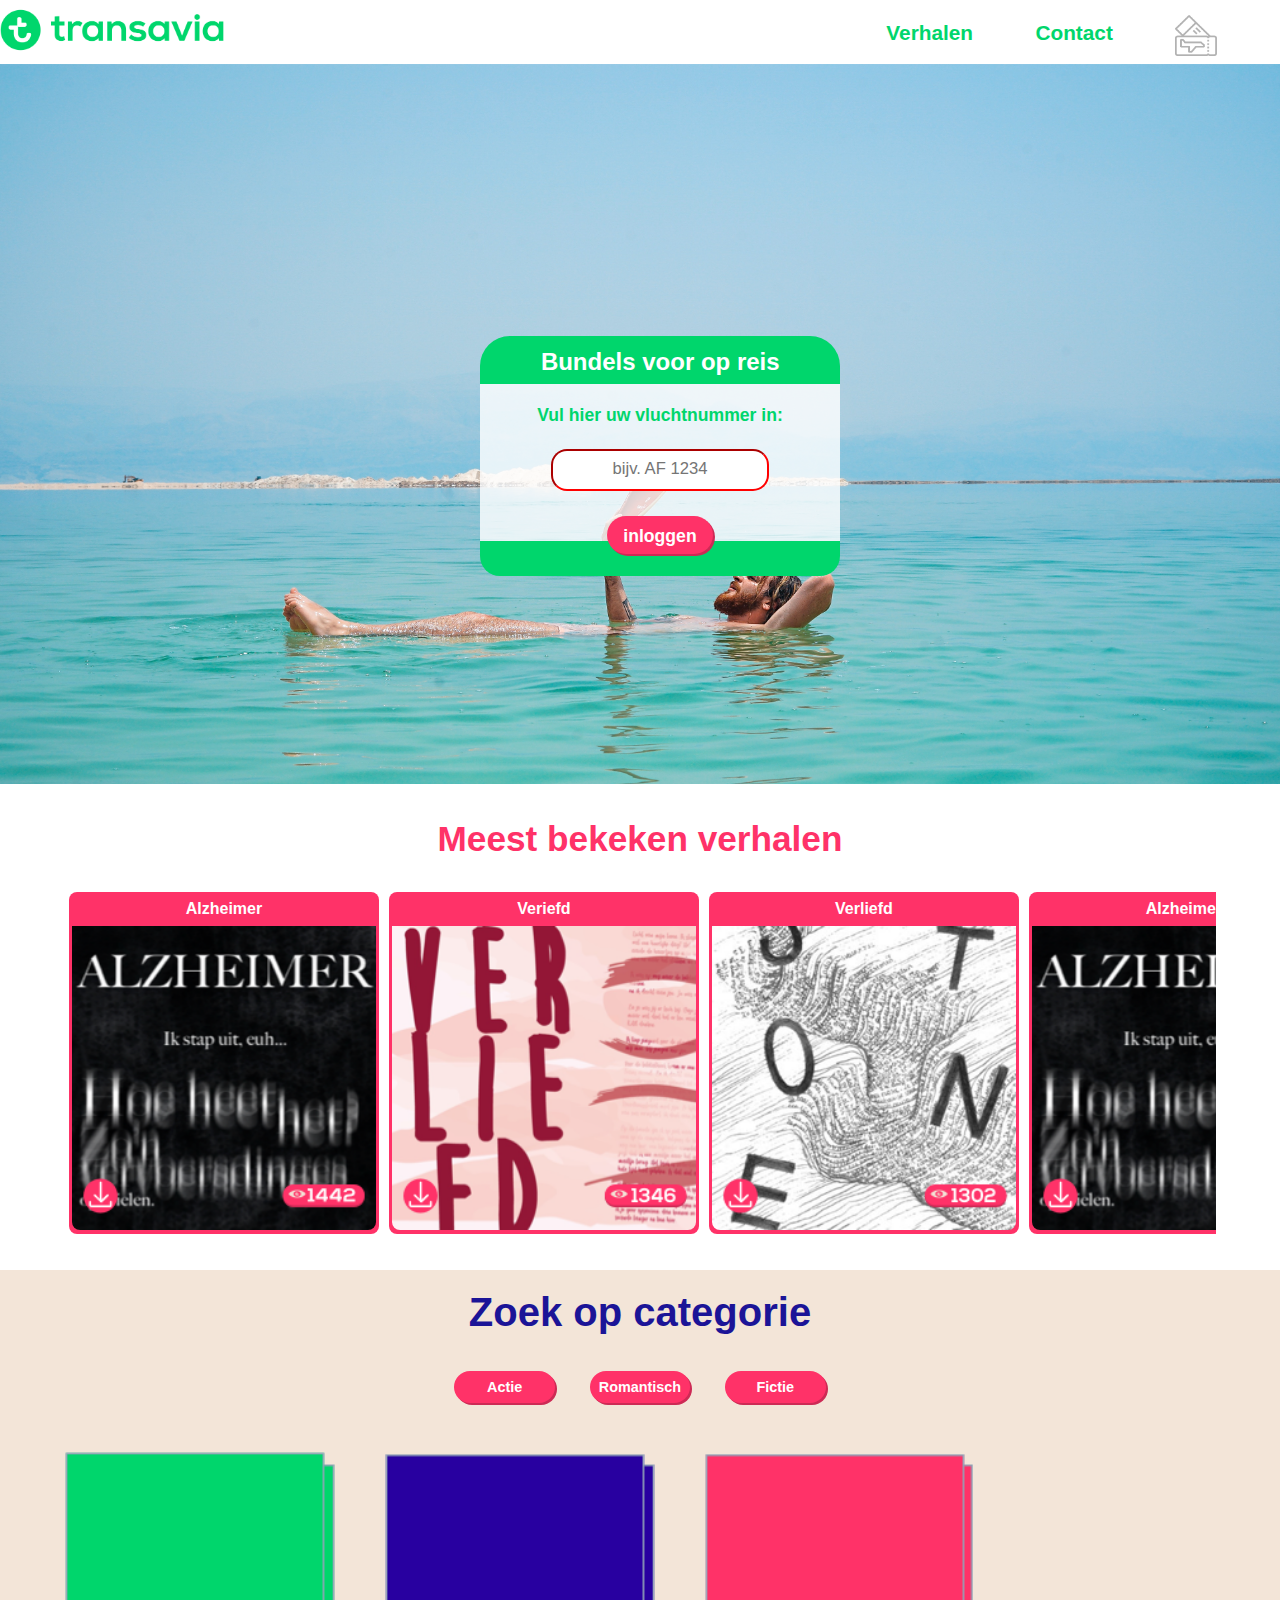
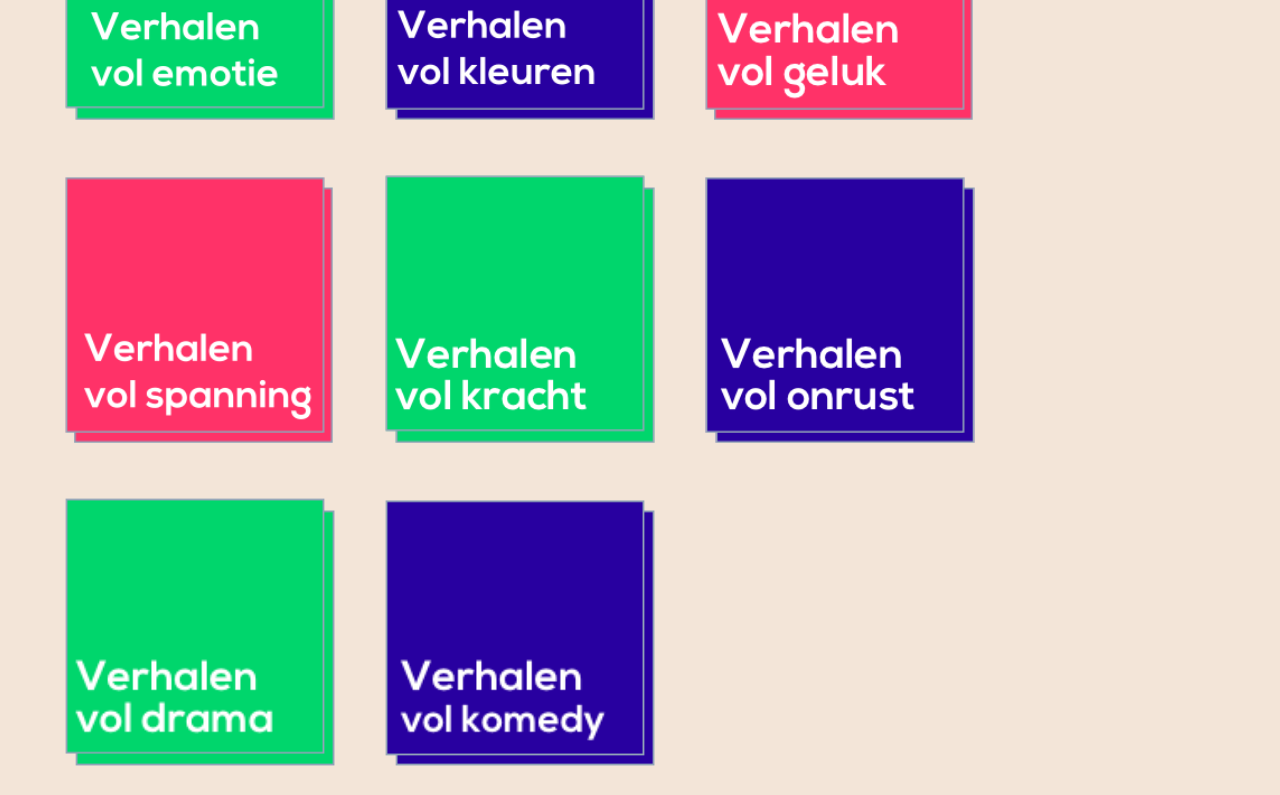
<file: Index.html>
<!DOCTYPE html>
<html lang="en">

<head>
    <meta charset="UTF-8">
    <title>Transavia</title>
    <link rel="stylesheet" href="styles.css">
</head>

<body>
    <header>
        <a href="Index.html"><img id="logo" src="img/logo.jpg" alt="logo transavia"></a>
        <nav>
            <ul>
                <li> <a href="#">Verhalen</a> </li>
                <li> <a href="#">Contact</a> </li>
                <li> <a href="Downloaden.html"><img src="img/ticket.png" alt=".."></a></li>
            </ul>
        </nav>
        <section>
            <div id="vlucht">
                <h1> Bundels voor op reis </h1>

                <form action="index2.0.html">
                    <fieldset>
                        <label for="vl.nr"> Vul hier uw vluchtnummer in:  
                </label>
                        <input type="text" id="vl.nr" placeholder="bijv. AF 1234" name="vluchtnummer" pattern="[az-0-9]" required>
                        <input id="verstuur" type="submit" name="subscribe" value="inloggen" />
                    </fieldset>
                </form>
            </div>
        </section>
    </header>

    <section class="bekeken ">
        <h2> Meest bekeken verhalen</h2>

        <div class="gallerij ">
            <article>
                <h3> Alzheimer </h3><img src="img/alzhei.png" alt="verhaal Alzheimer"></article>
            <article>
                <h3> Veriefd </h3><img src="img/liefde.png" alt="verhaal Verliefd "></article>
            <article>
                <h3> Verliefd </h3><img src="img//stone.png" alt="verhaal Stoned "></article>
            <article>
                <h3> Alzheimer </h3><img src="img/alzhei.png" alt="verhaal Alzheimer"></article>
            <article>
                <h3> Veriefd </h3><img src="img/liefde.png" alt="verhaal Verliefd "></article>
            <article>
                <h3> Verliefd </h3><img src="img//stone.png" alt="verhaal Stoned "></article>

        </div>
    </section>

    <section class="categorie ">

        <button class="knop"> Zoek op categorie </button>

        <h4>Zoek op categorie</h4>
        <div><button id="action" onclick="filteren()">Actie</button>
            <button id="romantic" onclick="myFunction()">Romantisch</button>
            <button>Fictie</button></div>
        <ul>
            <li><img src="img/bundel1/emotie.png " alt="emotie"></li>
            <li><img src="img/bundel1/kleuren.png " alt="kleuren"></li>
            <li><img src="img/bundel1/geluk.png " alt="geluk"></li>
            <li><img src="img/bundel1/spanning.png " alt="spanning"></li>
            <li><img src="img/bundel1/kracht.png " alt="kracht"></li>
            <li><img src="img/bundel1/onrusst.png " alt="onrusst"></li>
            <li><img src="img/bundel1/drama.png" alt="drama"></li>
            <li><img src="img/bundel1/komedy.png" alt="komedy"></li>
        </ul>


    </section>
</body>

</html>
</file>
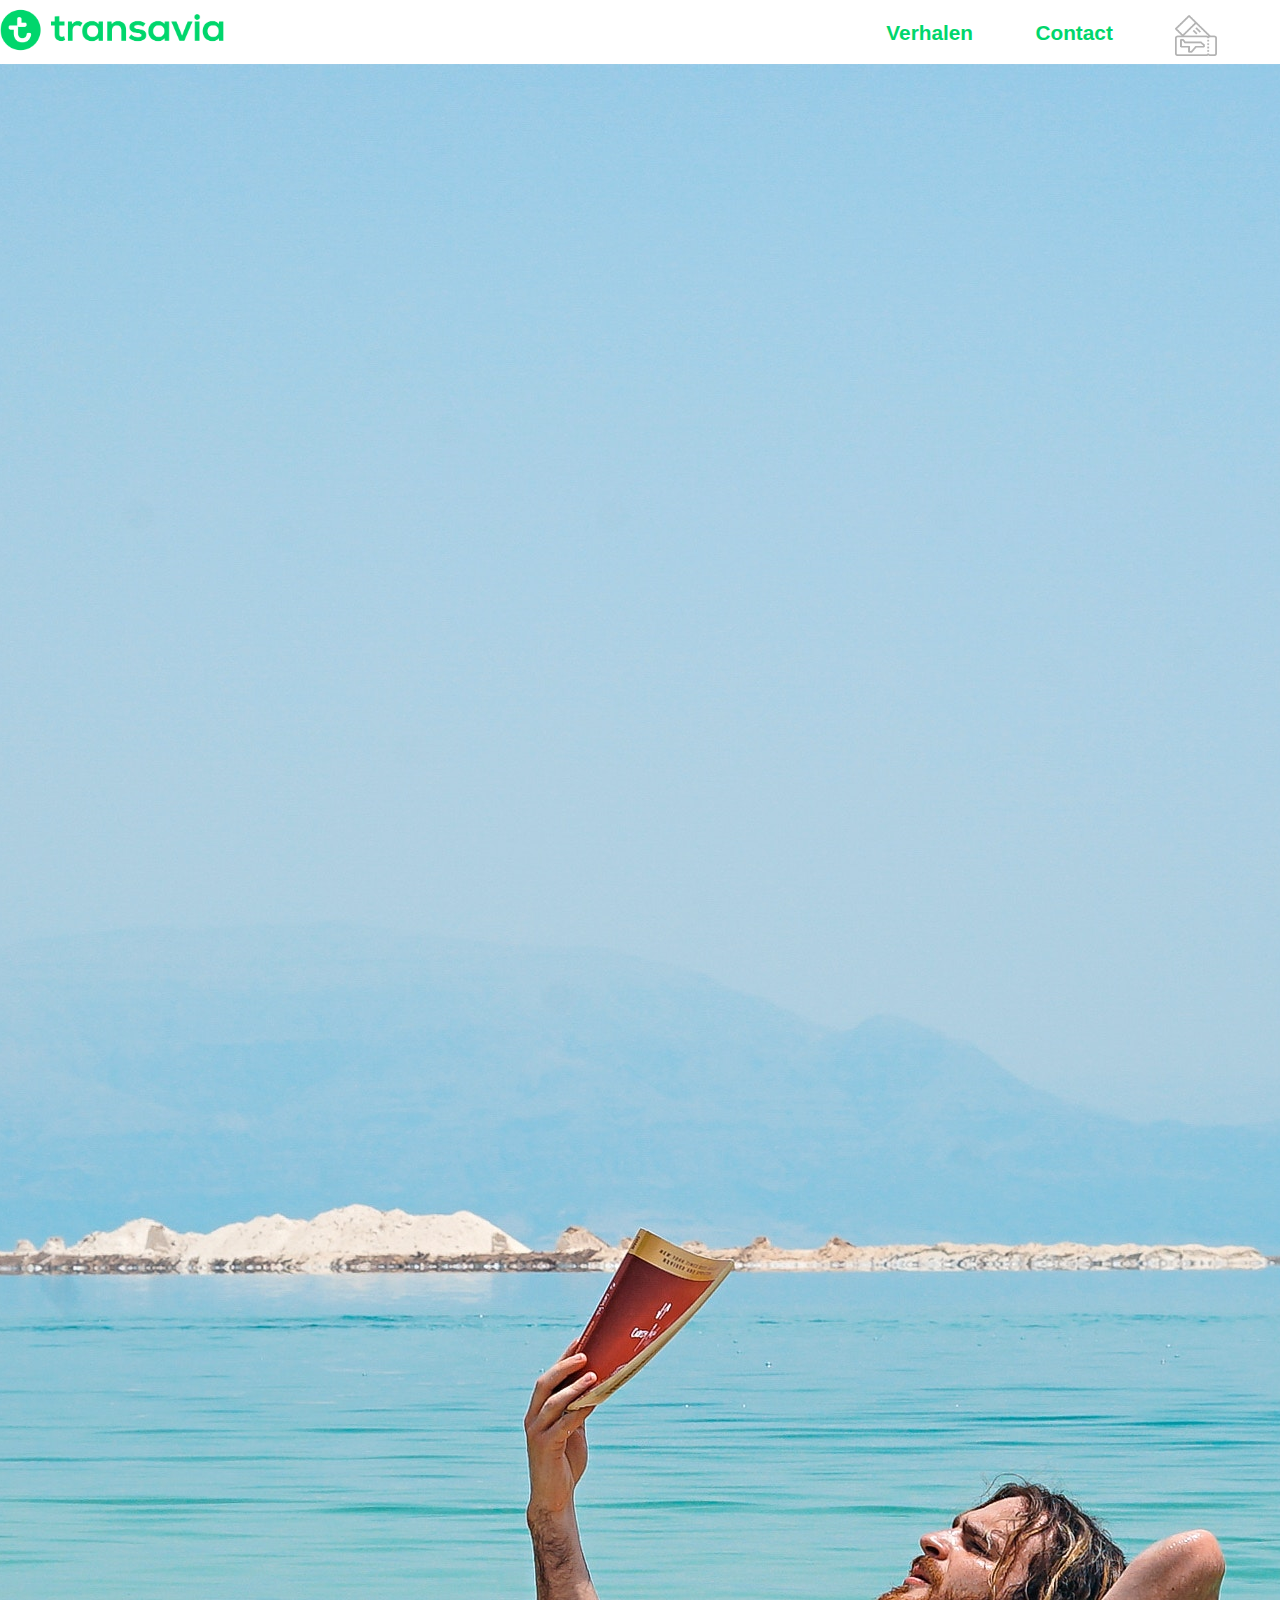
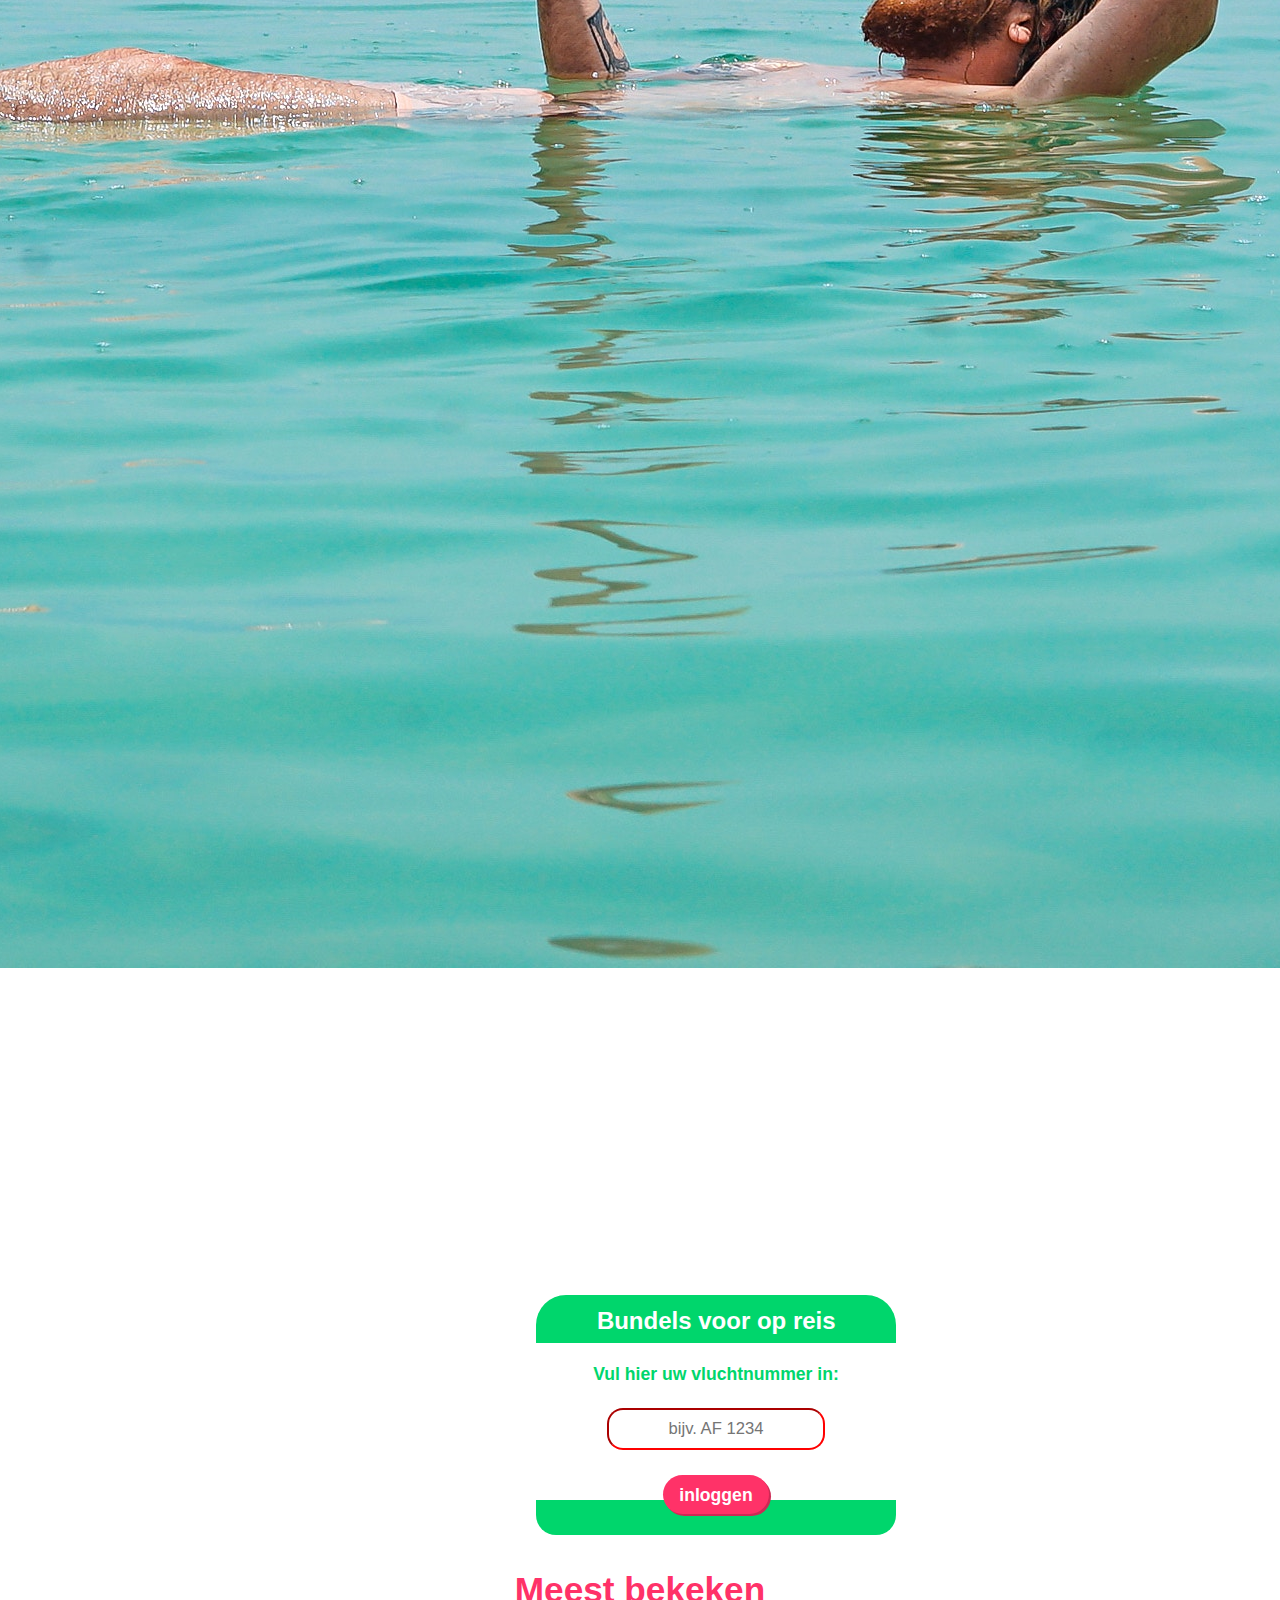
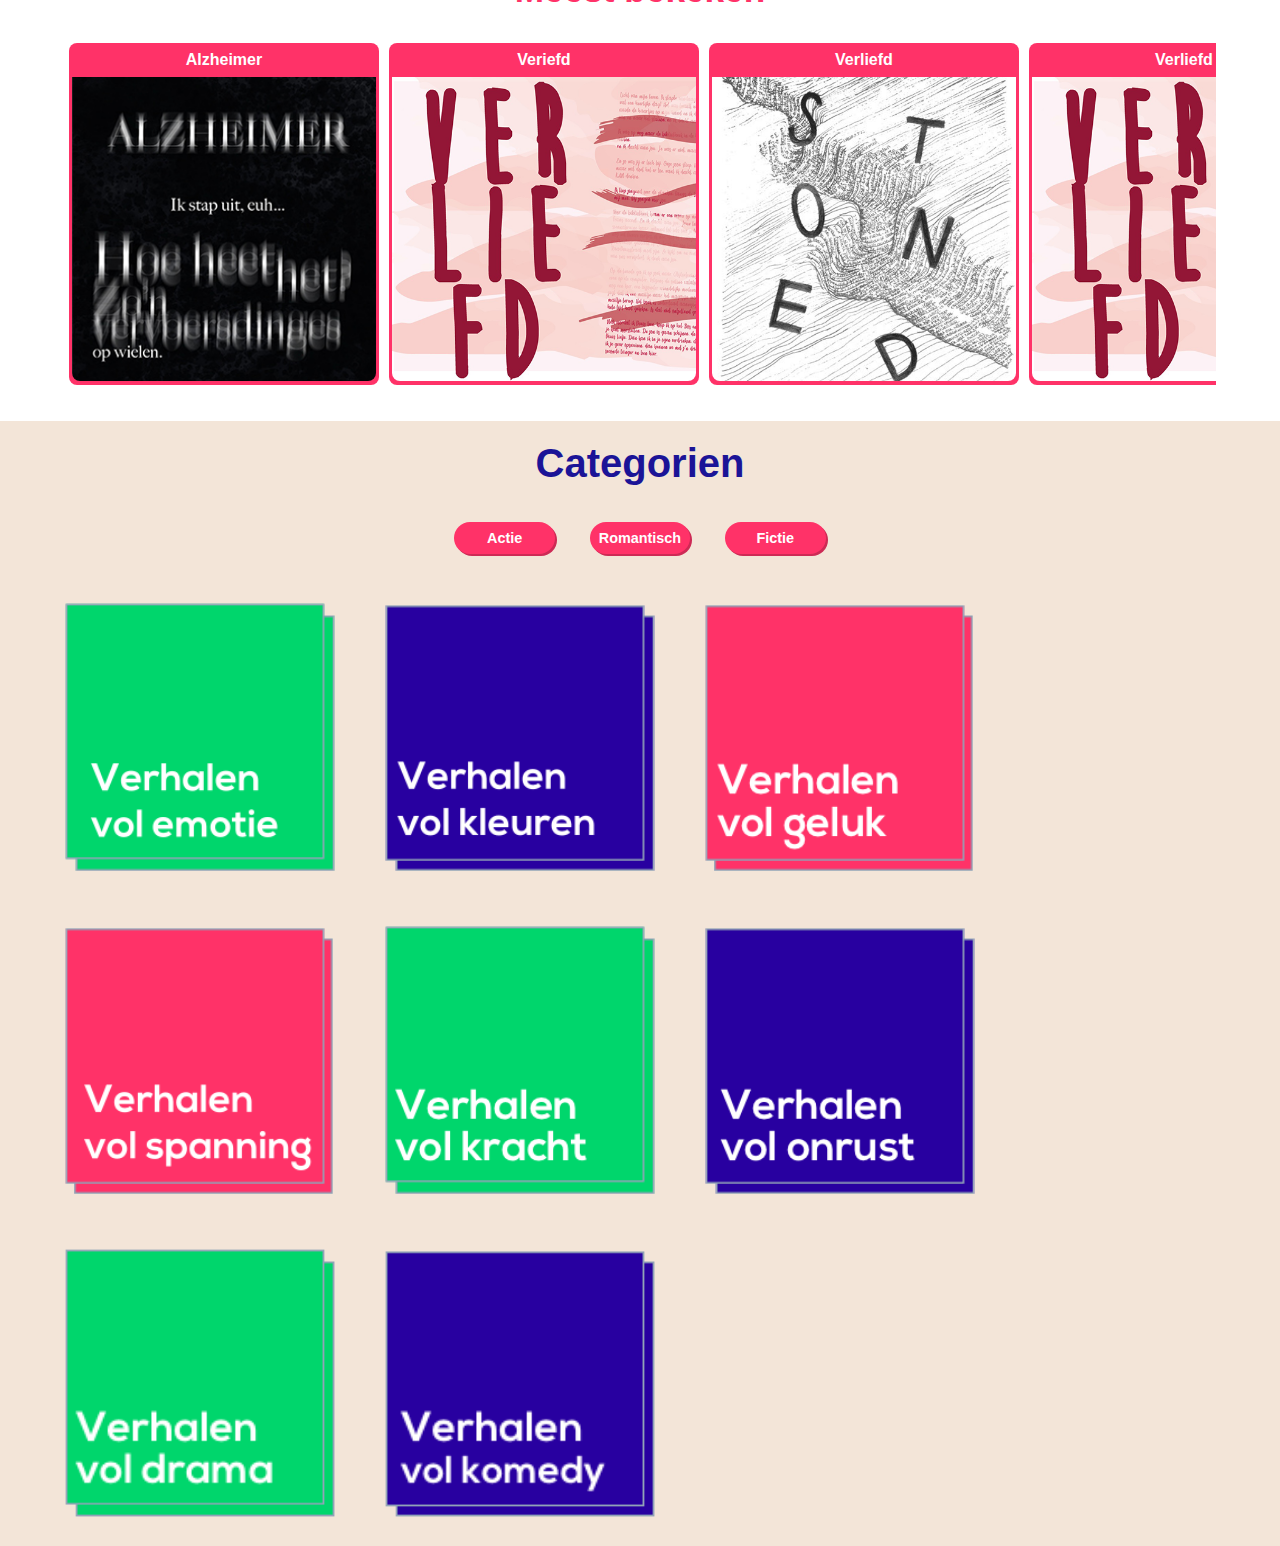
<file: index.html>
<!DOCTYPE html>
<html lang="en">

<head>
    <meta charset="UTF-8">
    <title>Transavia</title>
    <link rel="stylesheet" href="styles.css">
</head>

<body>
    <header>
        <img id="logo" src="img/logo.jpg" alt="logo transavia">
        <img id="background" src="img/boek.jpg" alt="afbeelding boek lezen">
        <img id="wit" src="img/tranavialogowit.png" alt="">
        <nav>
            <ul>
                <li> <a href="index2.0.html">Verhalen</a> </li>
                <li> <a href="#">Contact</a> </li>
                <li> <a href="Downloaden.html"><img src="img/ticket.png" alt=".."></a></li>
            </ul>
        </nav>

        <div id="vlucht">
            <h1> Bundels voor op reis </h1>

            <form action="file:https://anouk95.github.io/BlokWebNieuw/index2.0.html">
                <fieldset>
                    <label for="vl.nr"> Vul hier uw vluchtnummer in:  
                </label>
                    <input type="text" id="vl.nr" placeholder="bijv. AF 1234" name="vluchtnummer" pattern="[az-0-9]" required>
                    <input id="verstuur" type="submit" name="subscribe" value="inloggen" />
                </fieldset>
            </form>
        </div>
    </header>

    <section class="bekeken ">
        <h2> Meest bekeken </h2>

        <div class="gallerij ">
            <article>
                <h3> Alzheimer </h3><img src="img/alzheimercover.jpg " alt="verhaal stoned "></article>
            <article>
                <h3> Veriefd </h3><img src="img/verliefd.png " alt="verhaal verliefd "></article>
            <article>
                <h3> Verliefd </h3><img src="img/stoned.png " alt="verhaal verliefd "></article>
            <article>
                <h3> Verliefd </h3><img src="img/verliefd.png " alt="verhaal verliefd "></article>
            <article>
                <h3> Alzheimer </h3><img src="img/alzheimercover.jpg " alt="verhaal stoned "></article>
            <article>
                <h3> Veriefd </h3><img src="img/verliefd.png " alt="verhaal verliefd "></article>
            <article>
                <h3> Verliefd </h3><img src="img/stoned.png " alt="verhaal verliefd "></article>
            <article>
                <h3> Verliefd </h3><img src="img/verliefd.png " alt="verhaal verliefd "></article>
        </div>
    </section>

    <section class="categorie ">

        <button class="knop"> Categorien </button>

        <h4>Categorien</h4>
        <div><button id="action" onclick="filteren()">Actie</button>
            <button id="romantic" onclick="myFunction()">Romantisch</button>
            <button>Fictie</button></div>
        <ul>
            <li><img src="img/bundel1/emotie.png " alt="emotie"></li>
            <li><img class="fictie" src="img/bundel1/kleuren.png " alt="kleuren"></li>
            <li><img class="fictie" src="img/bundel1/geluk.png " alt="geluk"></li>
            <li><img class="actie" src="img/bundel1/spanning.png " alt="spanning"></li>
            <li><img class="actie" src="img/bundel1/kracht.png " alt="kracht"></li>
            <li><img class="actie" src="img/bundel1/onrusst.png " alt="onrusst"></li>
            <li><img id="Romantisch" src="img/bundel1/drama.png" alt="drama"></li>
            <li><img class="fictie" src="img/bundel1/komedy.png" alt="komedy"></li>
        </ul>


    </section>
    <script src="categorien.js"></script>
</body>

</html>
</file>
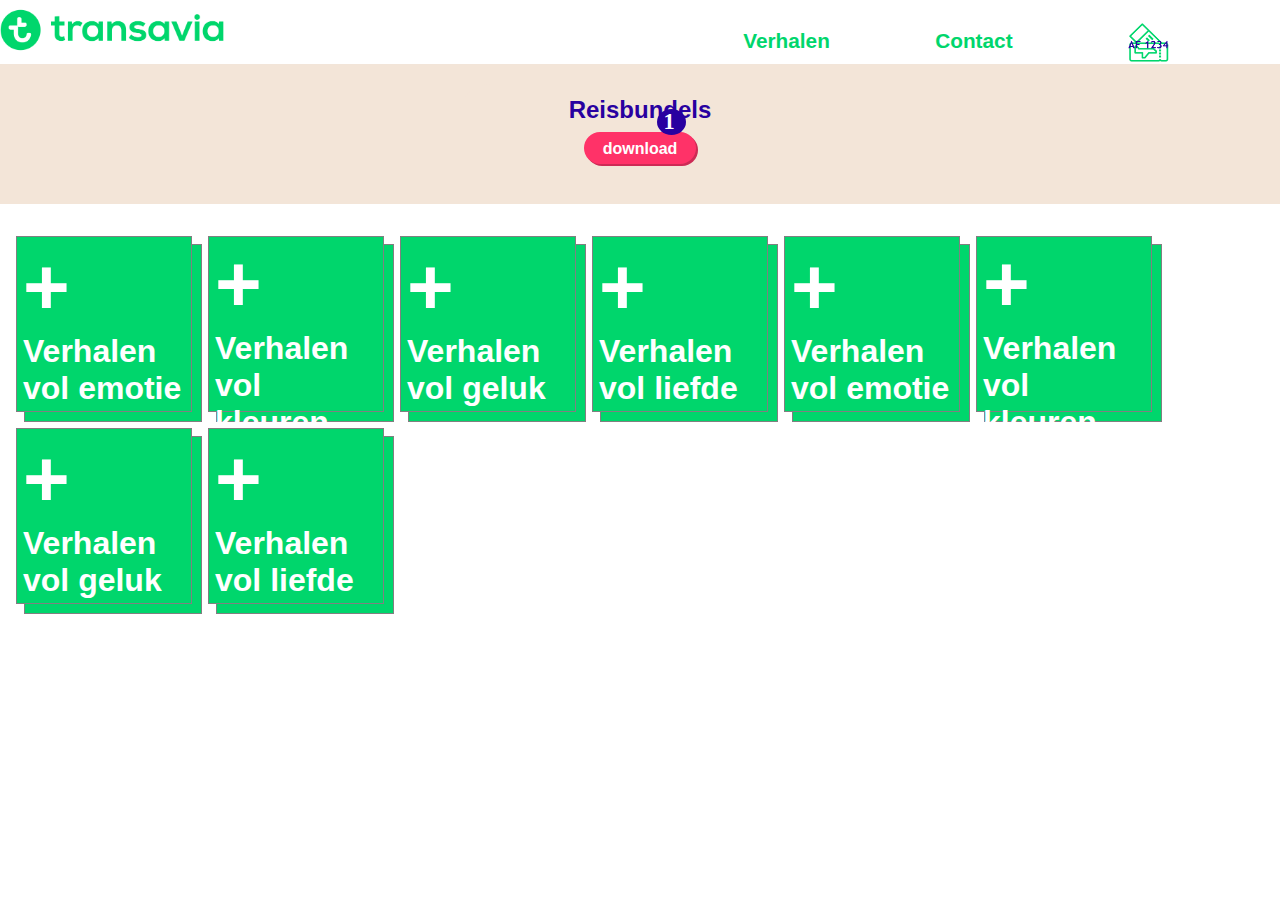
<file:  samenstellen-bundels.html>
<!DOCTYPE html>
<html lang="en">

<head>
    <meta charset="UTF-8">
    <title>Samenstellen bundels</title>
    <link rel="stylesheet" href="styles.css">

</head>

<body id="samenstellen">

    <header>
        <a href="index2.0.html"><img id="logo" src="img/logo.jpg" alt="logo transavia"></a>

        <nav>
            <ul>
                <li> <a href="index2.0.html">Verhalen</a> </li>
                <li> <a href="#">Contact</a> </li>
                <li> <a href="Downloaden.html"><img src="img/ticketaan.png" alt=".."></a></li>
            </ul>
        </nav>
    </header>

    <section>
        <h1> Reisbundels </h1>
        <p>1</p>
        <a href="download-gelukt.html"> download </a>
    </section>

    <ul class="album">
        <li>
            <button><em>+</em>Verhalen vol emotie</button>
        </li>

        <li>
            <button><em>+</em>Verhalen vol kleuren</button>
        </li>
        <li>
            <button><em>+</em>Verhalen vol geluk</button>
        </li>
        <li>
            <button><em>+</em>Verhalen vol liefde</button>
        </li>
        <li>
            <button><em>+</em>Verhalen vol emotie</button>
        </li>

        <li>
            <button><em>+</em>Verhalen vol kleuren</button>
        </li>
        <li>
            <button><em>+</em>Verhalen vol geluk</button>
        </li>
        <li>
            <button><em>+</em>Verhalen vol liefde</button>
        </li>



        <!--
        <li> <input type="image" src="img/bundel1/emotie.png" alt="bundel emotie">
            <p>+<span>1</span></p>
        </li>
        <li> <input type="image" id="two" src="img/bundel1/kleuren.png" alt="bundel kleuren">
            <p>+<span id="2">1</span></p>
        </li>
        <li> <input type="image" id="three" src="img/bundel1/geluk.png" alt="bundel geluk">
            <p>+<span id="3">1</span></p>
        </li>
        <li> <input type="image" id="four" src="img/bundel1/liefde.png" alt="bundel liefde">
            <p>+<span id="4">1</span></p>
        </li>
        <li> <input type="image" id="vife" src="img/bundel1/kracht.png" alt="bundel kracht">
            <p>+<span id="5">1</span></p>
        </li>
        <li> <input type="image" id="six" src="img/bundel1/onrusst.png" alt="bundel onrust">
            <p>+<span id="6">1</span></p>
        </li>
        <li> <input type="image" id="seven" src="img/bundel1/spanning.png" alt="bundel spanning">
            <p>+<span id="7">1</span></p>
        </li>
        <li> <input type="image" id="eight" src="img/bundel1/onrust.png" alt="bundel onrust">
            <p>+<span id="8">1</span></p>
        </li>
-->
    </ul>

    <script src="samenstellen.js"></script>
</body>

</html>
</file>
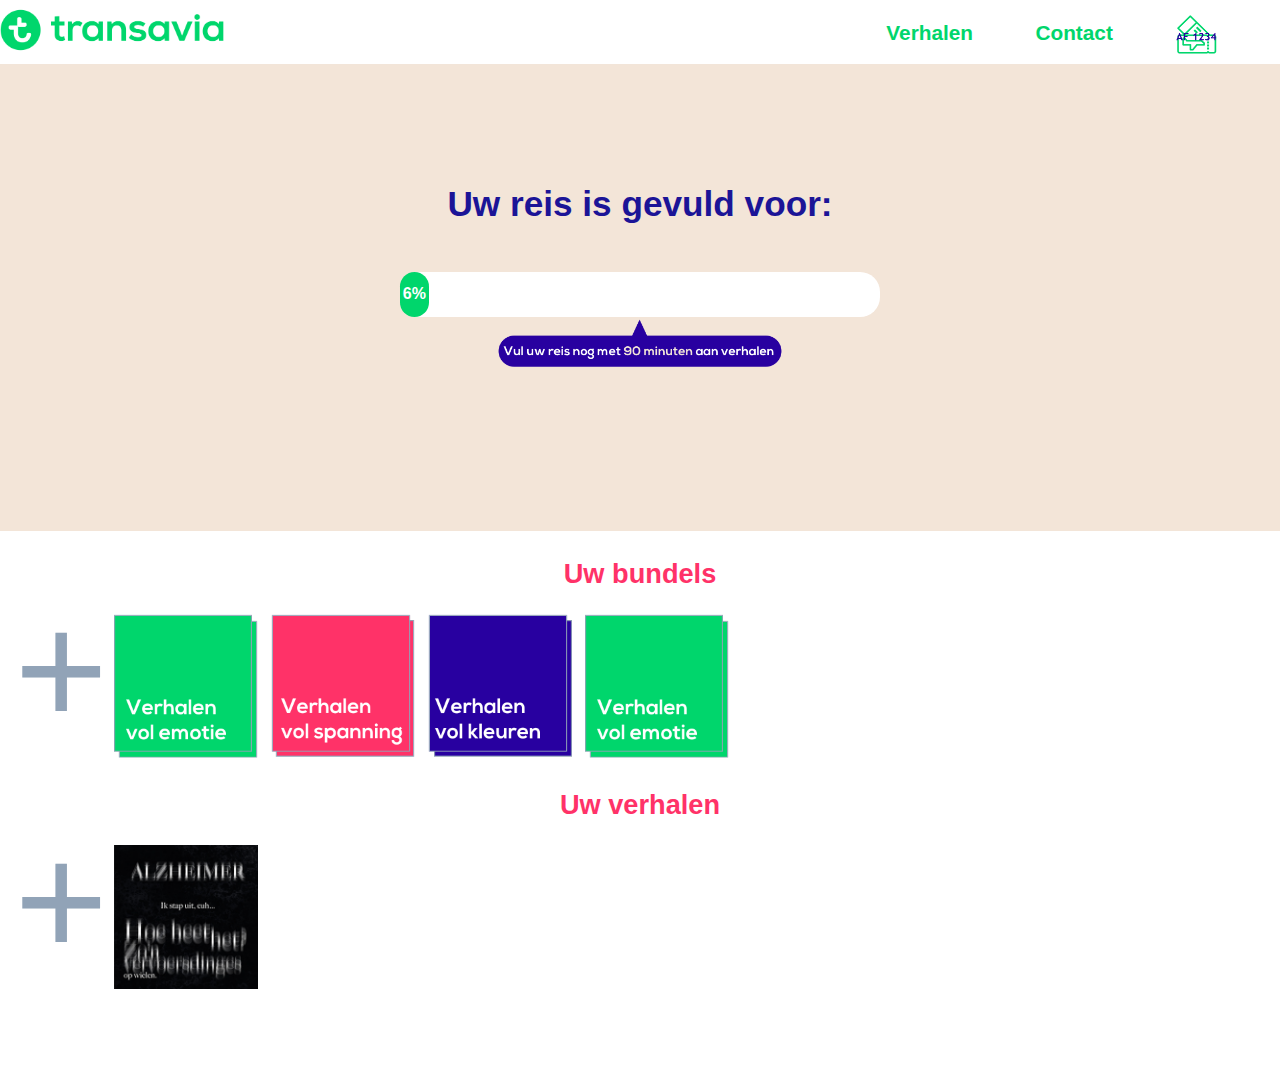
<file: download-gelukt.html>
<!DOCTYPE html>
<html lang="en">

<head>
    <meta charset="UTF-8">
    <title>Downloaden-gelukt</title>
    <link rel="stylesheet" href="styles.css">
    <script src="transavia.js" type="text/javascript"></script>
</head>

<body id="gelukt">

    <header>
        <a href="index2.0.html"><img id="logo" src="img/logo.jpg" alt="logo transavia"></a>

        <nav>
            <ul>
                <li> <a href="index2.0.html">Verhalen</a> </li>
                <li> <a href="#">Contact</a> </li>
                <li> <a href="Downloaden.html"><img src="img/ticketaan.png" alt=".."></a></li>

            </ul>
        </nav>
    </header>

    <section class="vullen">
        <h1>Uw reis is gevuld voor:</h1>
        <div id="container">
            <div id="inner">
            </div>
        </div>

        <img src="img/90min.png" alt="U moet nog 90 min volmaken">
    </section>


    <section class="keuzes">
        <h2> Uw bundels </h2>
        <div class="resultaten">
            <ul>
                <li><a href="%20samenstellen-bundels.html">+</a></li>
                <li><img src="img/emotie.png" alt="verhaal verliefd"></li>
                <li><img src="img/spanning.png" alt="verhaal verliefd"></li>
                <li><img src="img/kleuren.png" alt="verhaal verliefd"></li>
                <li><img src="img/emotie.png" alt="verhaal verliefd"></li>
            </ul>
        </div>
        <h2> Uw verhalen</h2>
        <div class="resultaten">
            <ul>
                <li><a href="%20samenstellen-bundels.html">+</a></li>
                <li><img src="img/alzheimercover.jpg" alt="verhaal verliefd"></li>
            </ul>
        </div>
    </section>


</body>

</html>
</file>
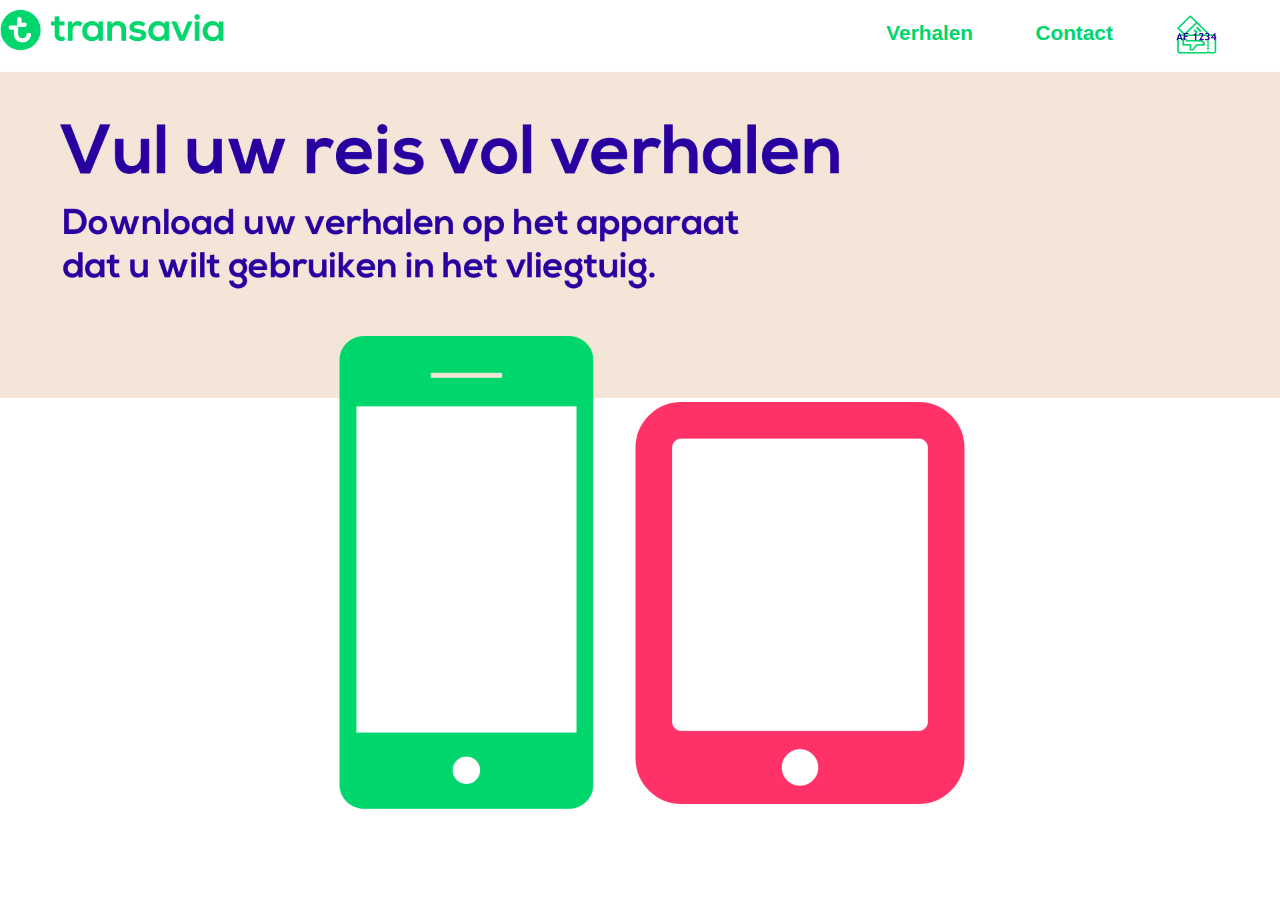
<file: Downloaden.html>
<!DOCTYPE html>
<html lang="en">

<head>
    <meta charset="UTF-8">
    <title>Downloaden</title>
    <link rel="stylesheet" href="styles.css">
</head>

<body id="downloaden">

    <header>
        <a href="index2.0.html"><img id="logo" src="img/logo.jpg" alt="logo transavia"></a>
        <nav>
            <ul>
                <li> <a href="index2.0.html">Verhalen</a> </li>
                <li> <a href="#">Contact</a> </li>
                <li> <a href="Downloaden.html"><img src="img/ticketaan.png" alt=".."></a></li>
            </ul>
        </nav>
    </header>

    <img id="verborgen" src="img/downloading.png" alt="">

    <section class="vullen">
        <h1>Vul uw reis vol verhalen</h1>
        <div id="balk">
            <p> 0% </p>
        </div>
    </section>

    <section id="bundel">
        <h2> Uw bundels</h2>
        <a href="%20samenstellen-bundels.html">+</a>
    </section>

    <section id="losse">
        <h2> Uw verhalen</h2>
        <a href="">+</a>
    </section>
</body>

</html>
</file>
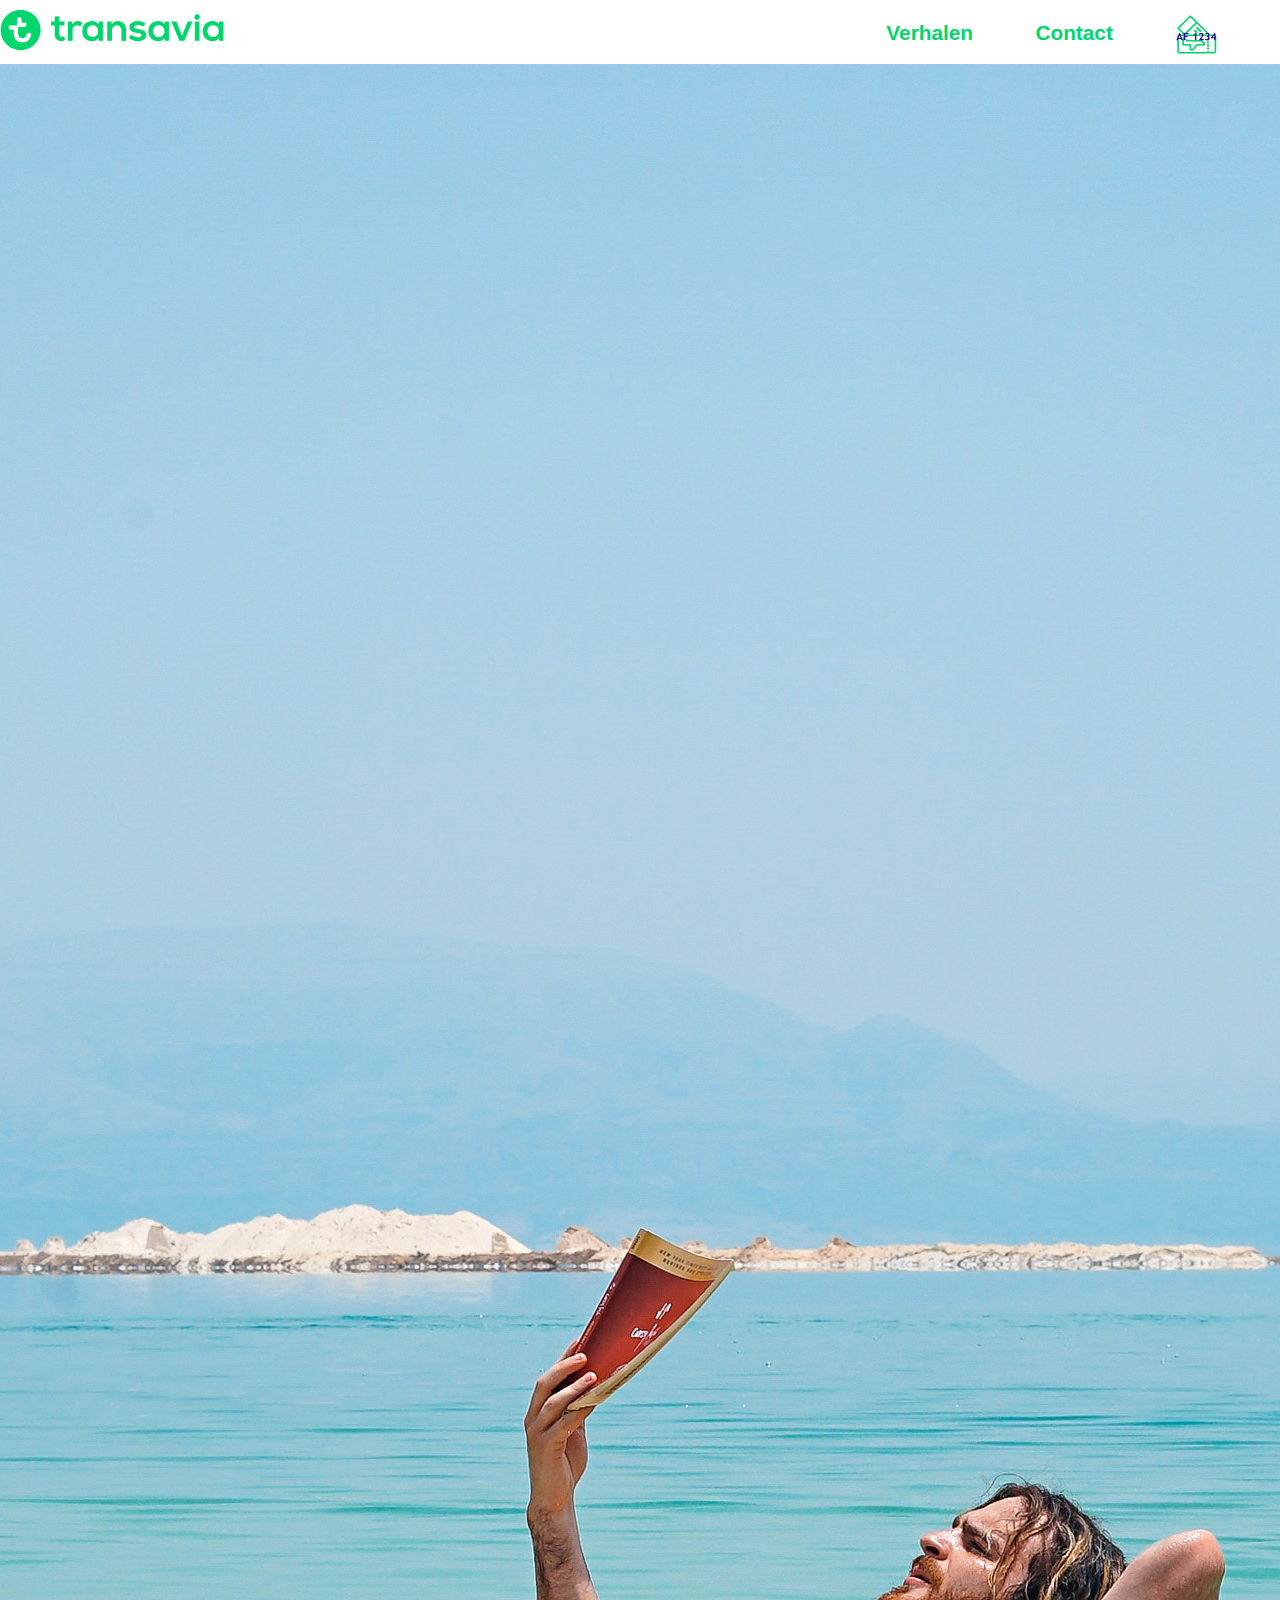
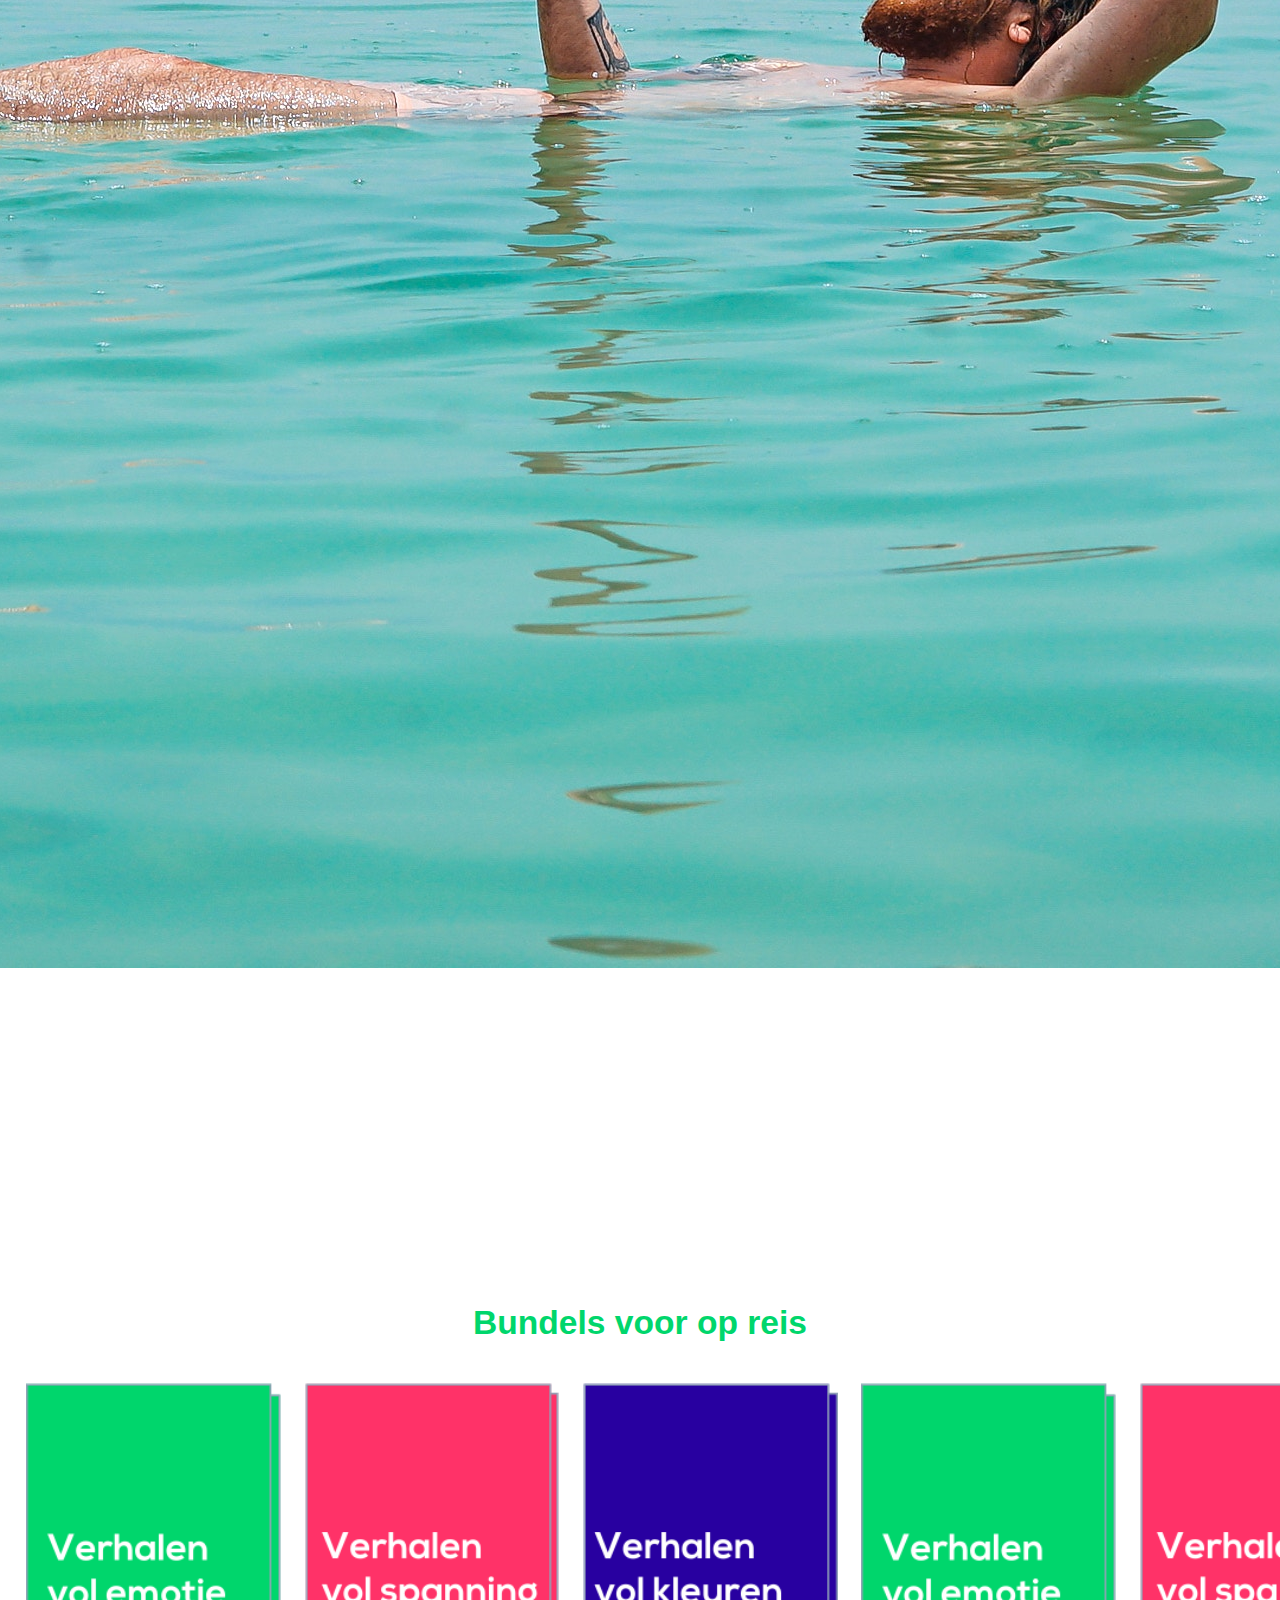
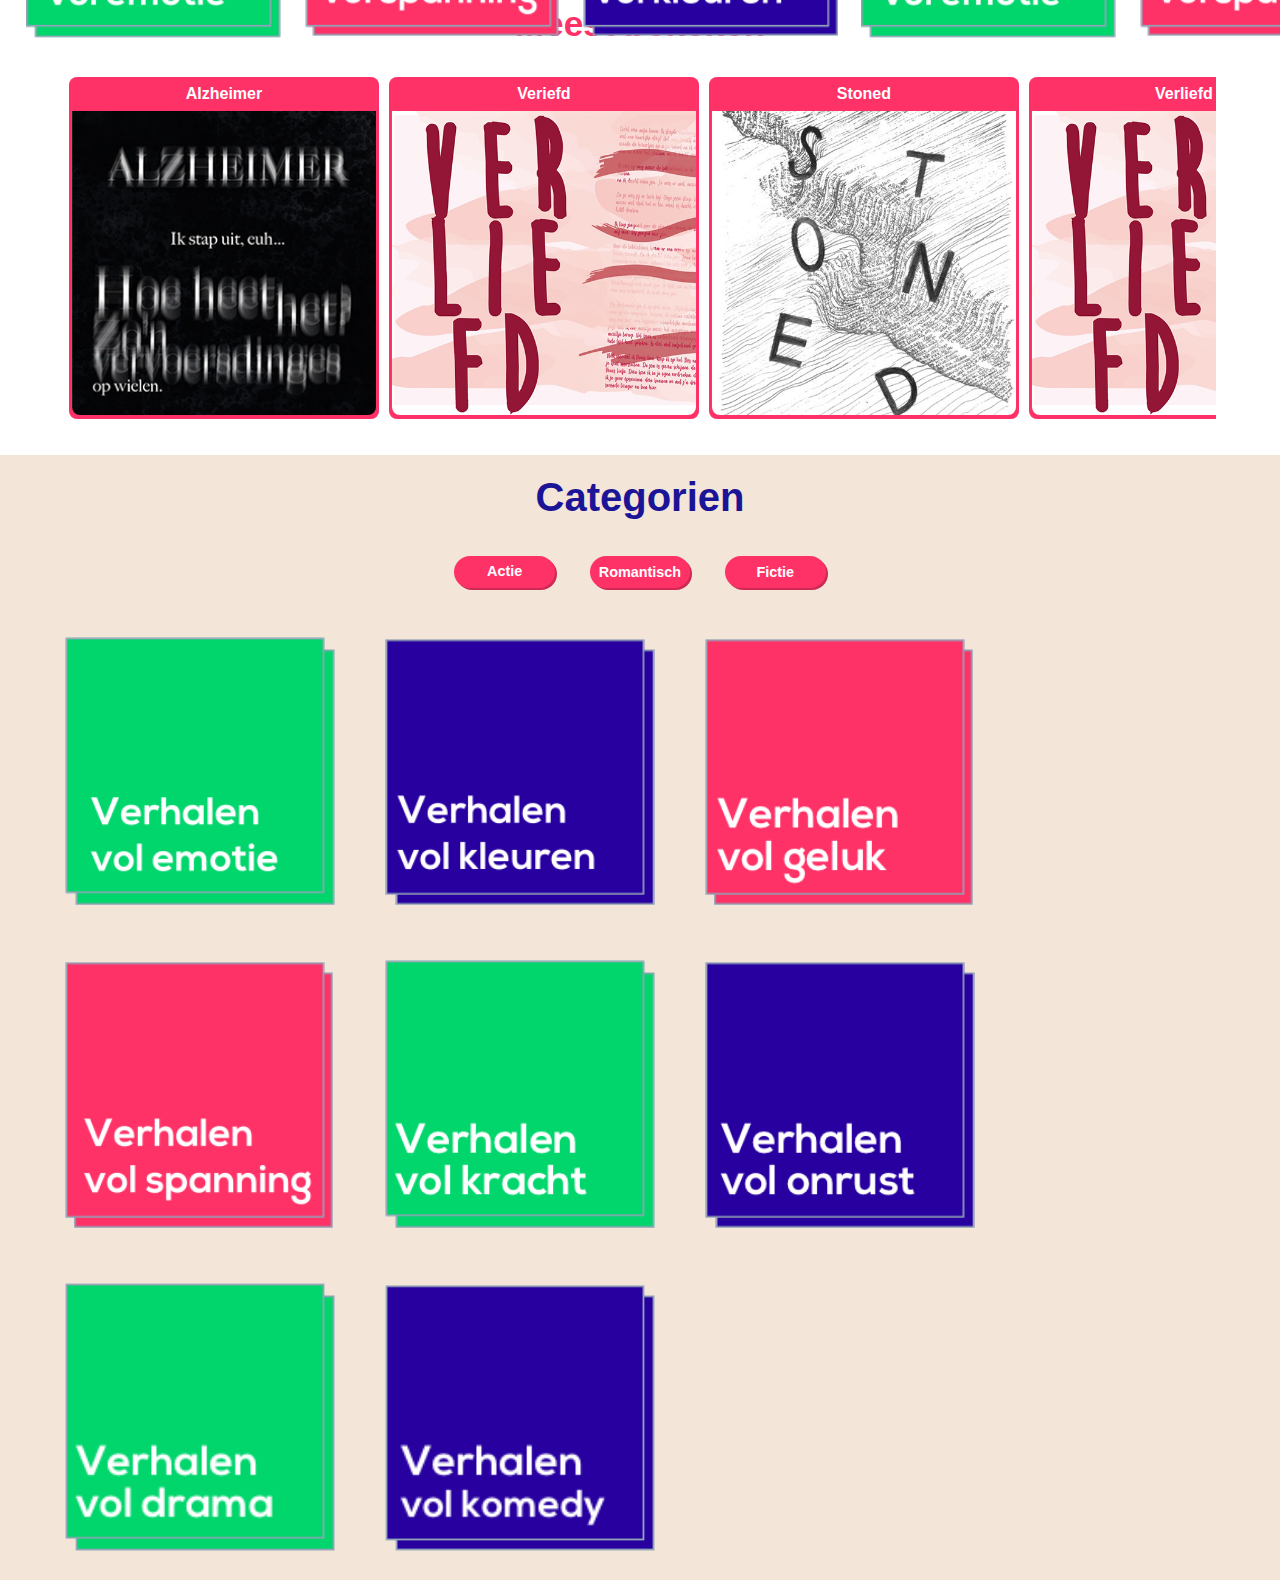
<file: index2.0.html>
<!DOCTYPE html>
<html lang="en">

<head>
    <meta charset="UTF-8">
    <title>Transavia</title>
    <link rel="stylesheet" href="styles.css">
</head>

<body id="results">
    <header>
        <img id="logo" src="img/logo.jpg" alt="logo transavia">
        <img id="background" src="img/boek.jpg" alt="afbeelding boek lezen">

        <nav>
            <ul>
                <li> <a href="#">Verhalen</a> </li>
                <li> <a href="#">Contact</a> </li>
                <li> <a href="Downloaden.html"><img src="img/ticketaan.png" alt=".."></a></li>
            </ul>
        </nav>

        <section class="keuzes">
            <h1> Bundels voor op reis </h1>
            <div class="resultaten">
                <ul>
                    <li><img src="img/emotie.png" alt="verhaal verliefd"></li>
                    <li><img src="img/spanning.png" alt="verhaal verliefd"></li>
                    <li><img src="img/kleuren.png" alt="verhaal verliefd"></li>
                    <li><img src="img/emotie.png" alt="verhaal verliefd"></li>
                    <li><img src="img/spanning.png" alt="verhaal verliefd"></li>
                    <li><img src="img/kleuren.png" alt="verhaal verliefd"></li>
                    <li><img src="img/emotie.png" alt="verhaal verliefd"></li>
                </ul>
            </div>
        </section>
    </header>

    <section class="bekeken">
        <h2> Meest bekeken </h2>

        <div class="gallerij">
            <article>
                <h3> Alzheimer </h3><a href="verhaal.html"><img src="img/alzheimercover.jpg" alt="verhaal stoned"></a></article>
            <article>
                <h3> Veriefd </h3><img src="img/verliefd.png" alt="verhaal verliefd"></article>
            <article>
                <h3> Stoned </h3><img src="img/stoned.png" alt="verhaal verliefd"></article>
            <article>
                <h3> Verliefd </h3><img src="img/verliefd.png" alt="verhaal verliefd"></article>
            <article>
                <h3> Alzheimer </h3><a href="verhaal.html"><img src="img/alzheimercover.jpg" alt="verhaal stoned"></a></article>
            <article>
                <h3> Veriefd </h3><img src="img/verliefd.png" alt="verhaal verliefd"></article>
            <article>
                <h3> Stoned </h3><img src="img/stoned.png" alt="verhaal verliefd"></article>
            <article>
                <h3> Verliefd </h3><img src="img/verliefd.png" alt="verhaal verliefd"></article>
        </div>
    </section>

    <section class="categorie ">
        <button class="knop"> Categorien </button>

        <h4>Categorien</h4>
        <div><a href="index3.0.html" id="aangeklikt">Actie</a>

            <button>Romantisch</button>
            <button>Fictie</button></div>
        <ul>
            <li><img clas="Romantisch" src="img/bundel1/emotie.png " alt="emotie"></li>
            <li><img class="fictie" src="img/bundel1/kleuren.png " alt="kleuren"></li>
            <li><img class="fictie" src="img/bundel1/geluk.png " alt="geluk"></li>
            <li><img class="actie" src="img/bundel1/spanning.png " alt="spanning"></li>
            <li><img class="actie" src="img/bundel1/kracht.png " alt="kracht"></li>
            <li><img class="actie" src="img/bundel1/onrusst.png " alt="onrusst"></li>
            <li><img clas="Romantisch" src="img/bundel1/drama.png" alt="drama"></li>
            <li><img class="fictie" src="img/bundel1/komedy.png" alt="komedy"></li>
        </ul>

    </section>

</body>

</html>
</file>
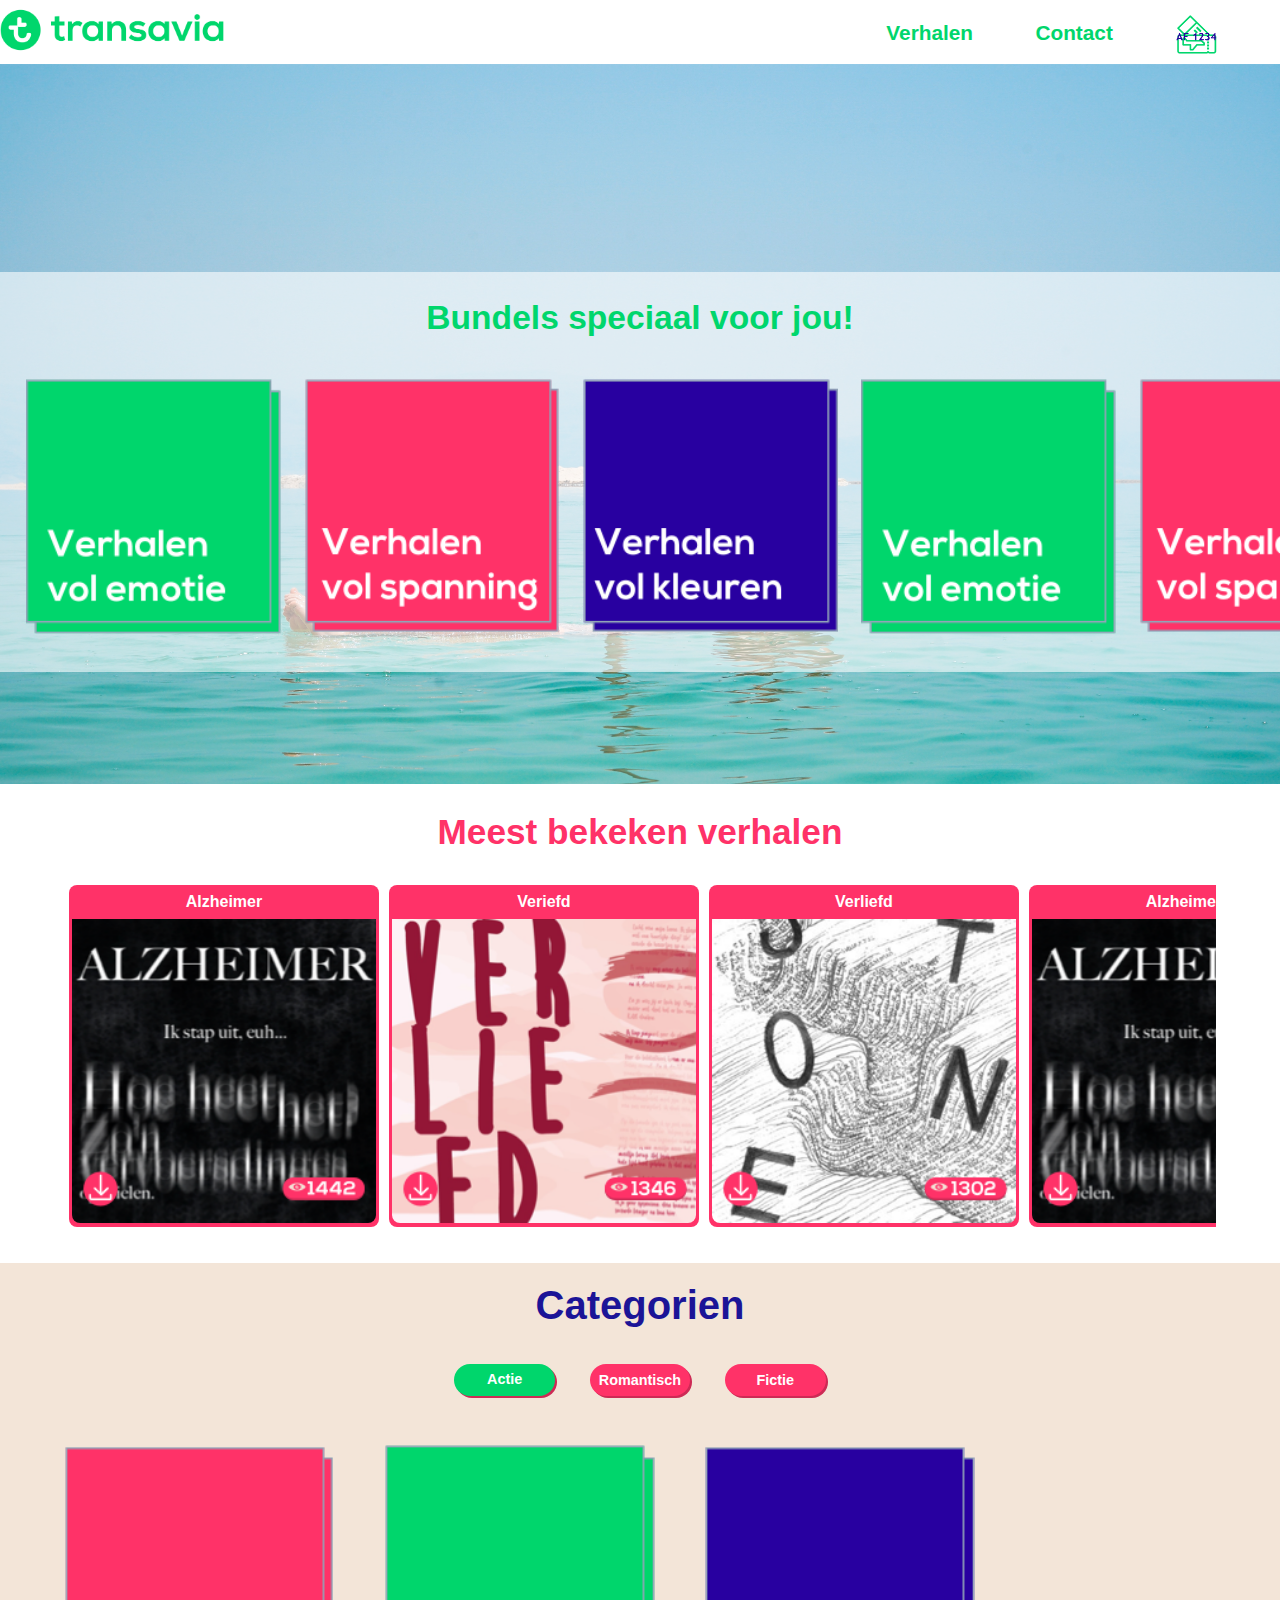
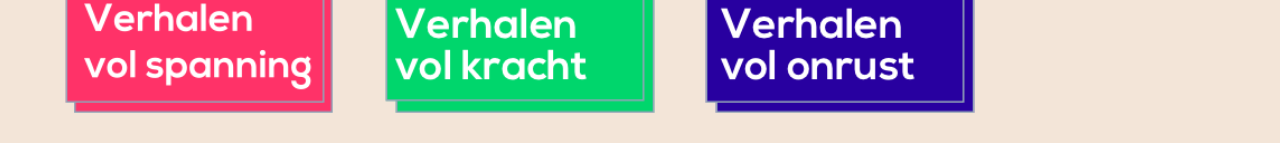
<file: index3.0.html>
<!DOCTYPE html>
<html lang="en">

<head>
    <meta charset="UTF-8">
    <title>Transavia</title>
    <link rel="stylesheet" href="styles.css">
</head>

<body id="results">
    <header>
        <a href="index2.0.html"><img id="logo" src="img/logo.jpg" alt="logo transavia"></a>


        <nav>
            <ul>
                <li> <a href="#">Verhalen</a> </li>
                <li> <a href="#">Contact</a> </li>
                <li> <a href="Downloaden.html"><img src="img/ticketaan.png" alt=".."></a></li>
            </ul>
        </nav>
        <section>
            <section class="keuzes">
                <h1> Bundels speciaal voor jou!</h1>
                <div class="resultaten">
                    <ul>
                        <li><img src="img/emotie.png" alt="verhaal verliefd"></li>
                        <li><img src="img/spanning.png" alt="verhaal verliefd"></li>
                        <li><img src="img/kleuren.png" alt="verhaal verliefd"></li>
                        <li><img src="img/emotie.png" alt="verhaal verliefd"></li>
                        <li><img src="img/spanning.png" alt="verhaal verliefd"></li>
                        <li><img src="img/kleuren.png" alt="verhaal verliefd"></li>
                        <li><img src="img/emotie.png" alt="verhaal verliefd"></li>
                    </ul>
                </div>
            </section>
        </section>
    </header>

    <section class="bekeken">
        <h2> Meest bekeken verhalen</h2>

        <div class="gallerij">
            <article>
                <a href="verhaal.html">
                    <h3> Alzheimer </h3><img src="img/alzhei.png" alt="verhaal Alzheimer"></a>
            </article>
            <article>
                <h3> Veriefd </h3><img src="img/liefde.png" alt="verhaal Verliefd "></article>
            <article>
                <h3> Verliefd </h3><img src="img//stone.png" alt="verhaal Stoned "></article>
            <article>
                <h3> Alzheimer </h3><img src="img/alzhei.png" alt="verhaal Alzheimer"></article>
            <article>
                <h3> Veriefd </h3><img src="img/liefde.png" alt="verhaal Verliefd "></article>
            <article>
                <h3> Verliefd </h3><img src="img//stone.png" alt="verhaal Stoned "></article>
            <article>
                <h3> Alzheimer </h3><img src="img/alzhei.png" alt="verhaal Alzheimer"></article>
            <article>
                <h3> Veriefd </h3><img src="img/liefde.png" alt="verhaal Verliefd "></article>
            <article>
                <h3> Verliefd </h3><img src="img//stone.png" alt="verhaal Stoned "></article>

        </div>
    </section>

    <section class="categorie ">
        <button class="knop"> Zoek op Categorie </button>

        <h4>Categorien</h4>
        <div><a href="index2.0.html" id="aanklikken">Actie</a>
            <button>Romantisch</button>
            <button>Fictie</button></div>
        <ul>

            <li><img class="actie" src="img/bundel1/spanning.png " alt="spanning"></li>
            <li><img class="actie" src="img/bundel1/kracht.png " alt="kracht"></li>
            <li><img class="actie" src="img/bundel1/onrusst.png " alt="onrusst"></li>

        </ul>

    </section>

</body>

</html>
</file>
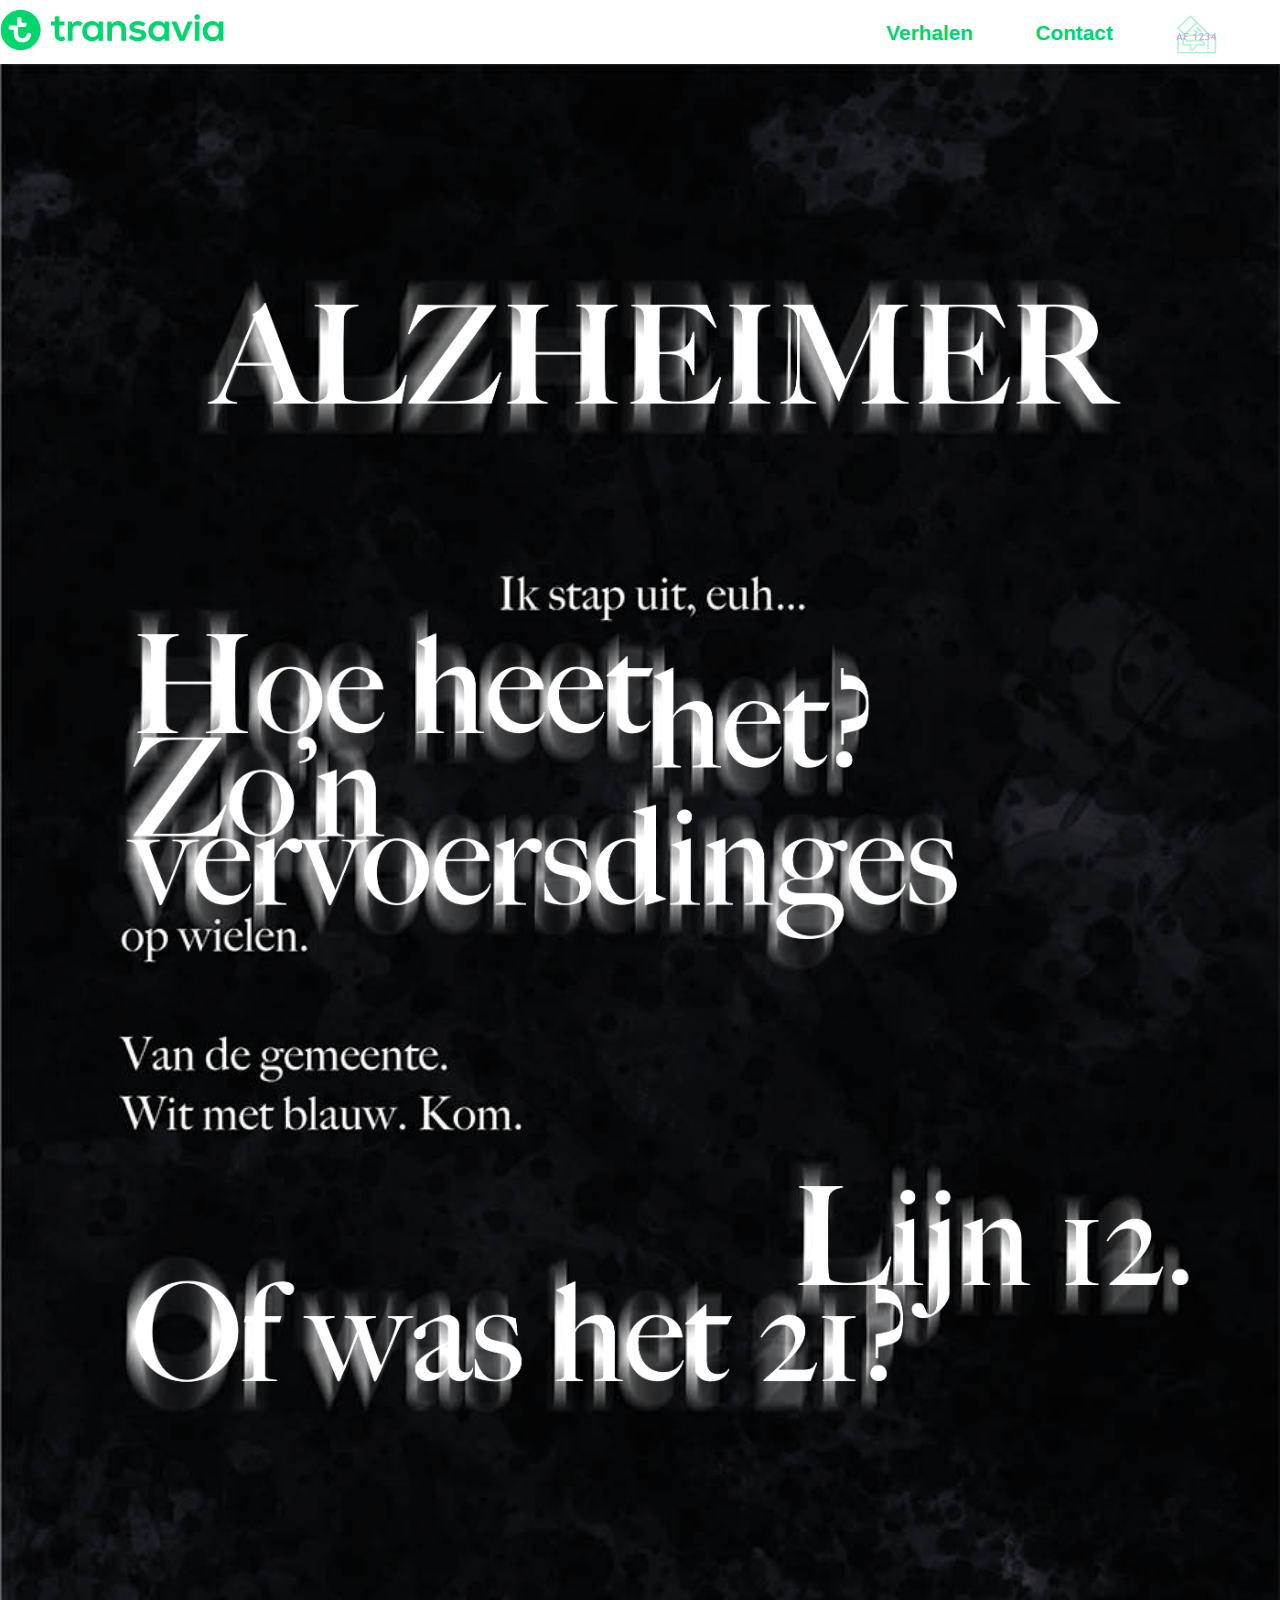
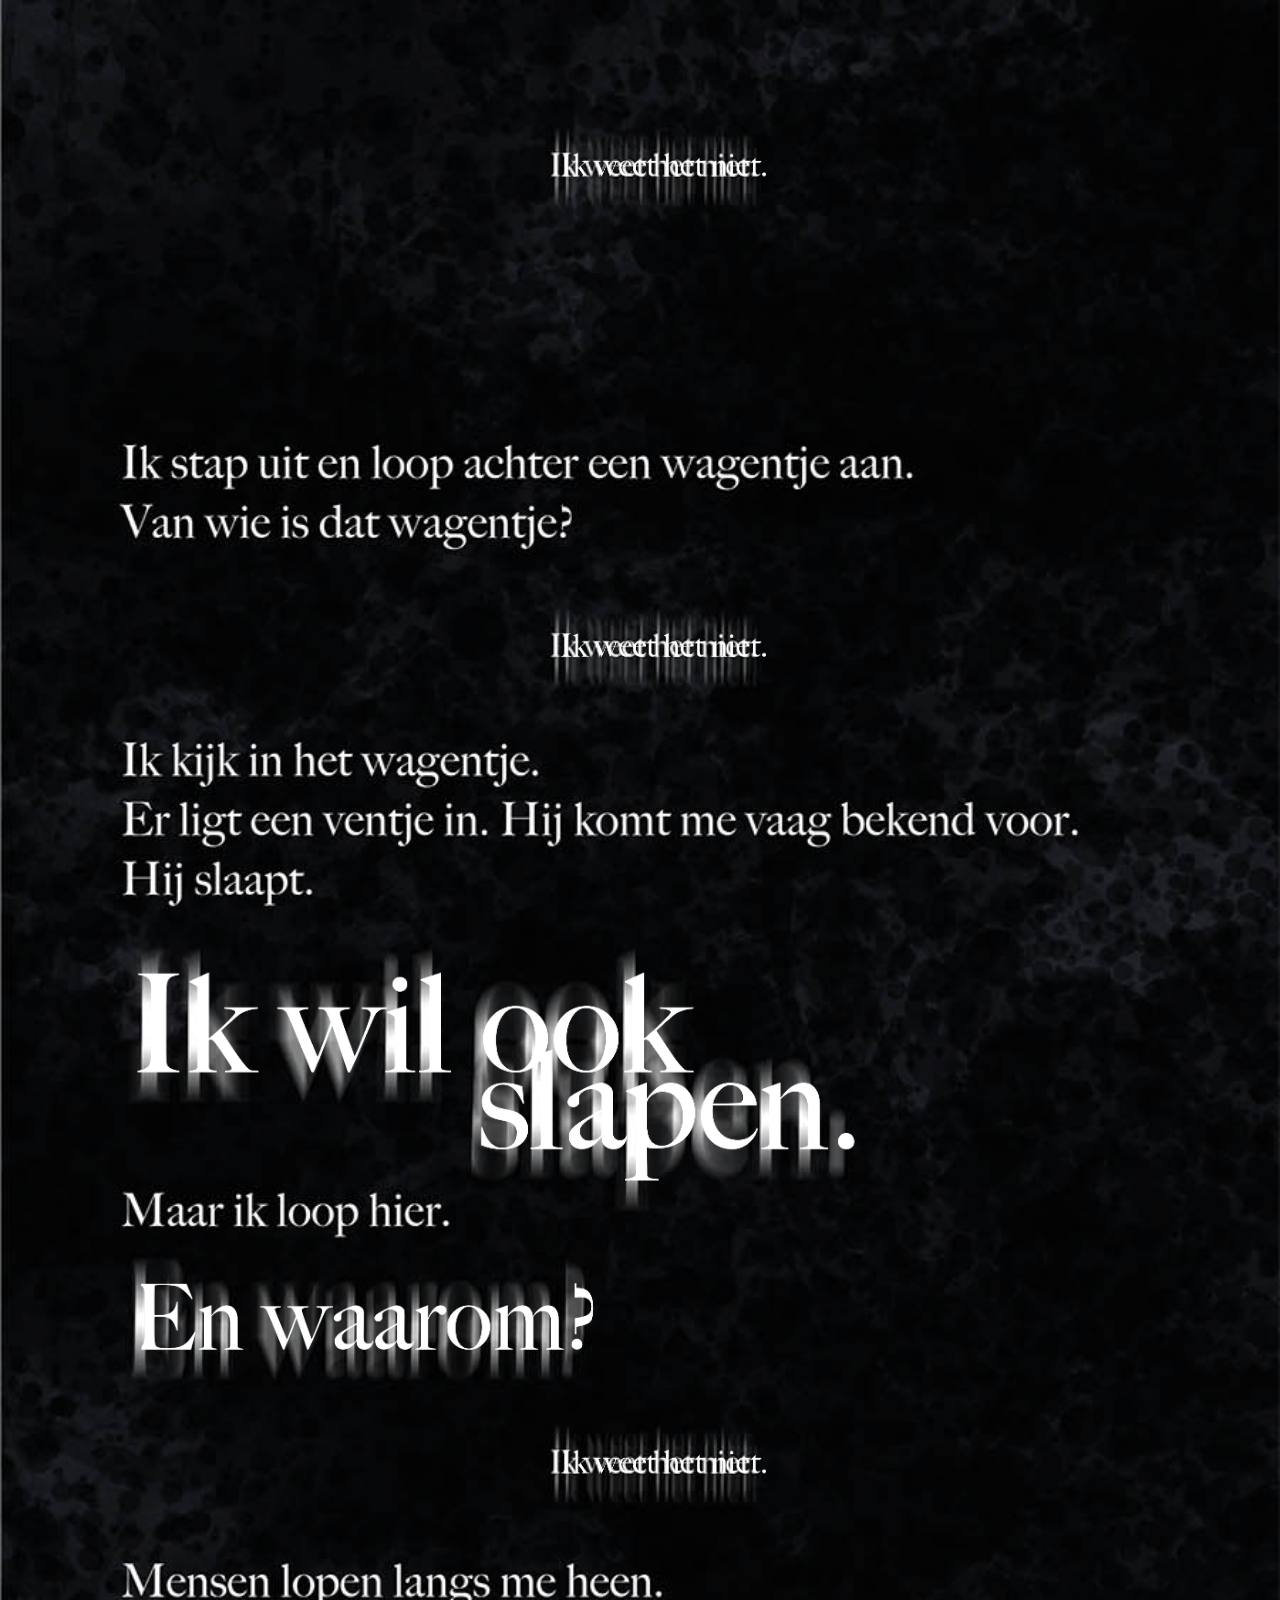
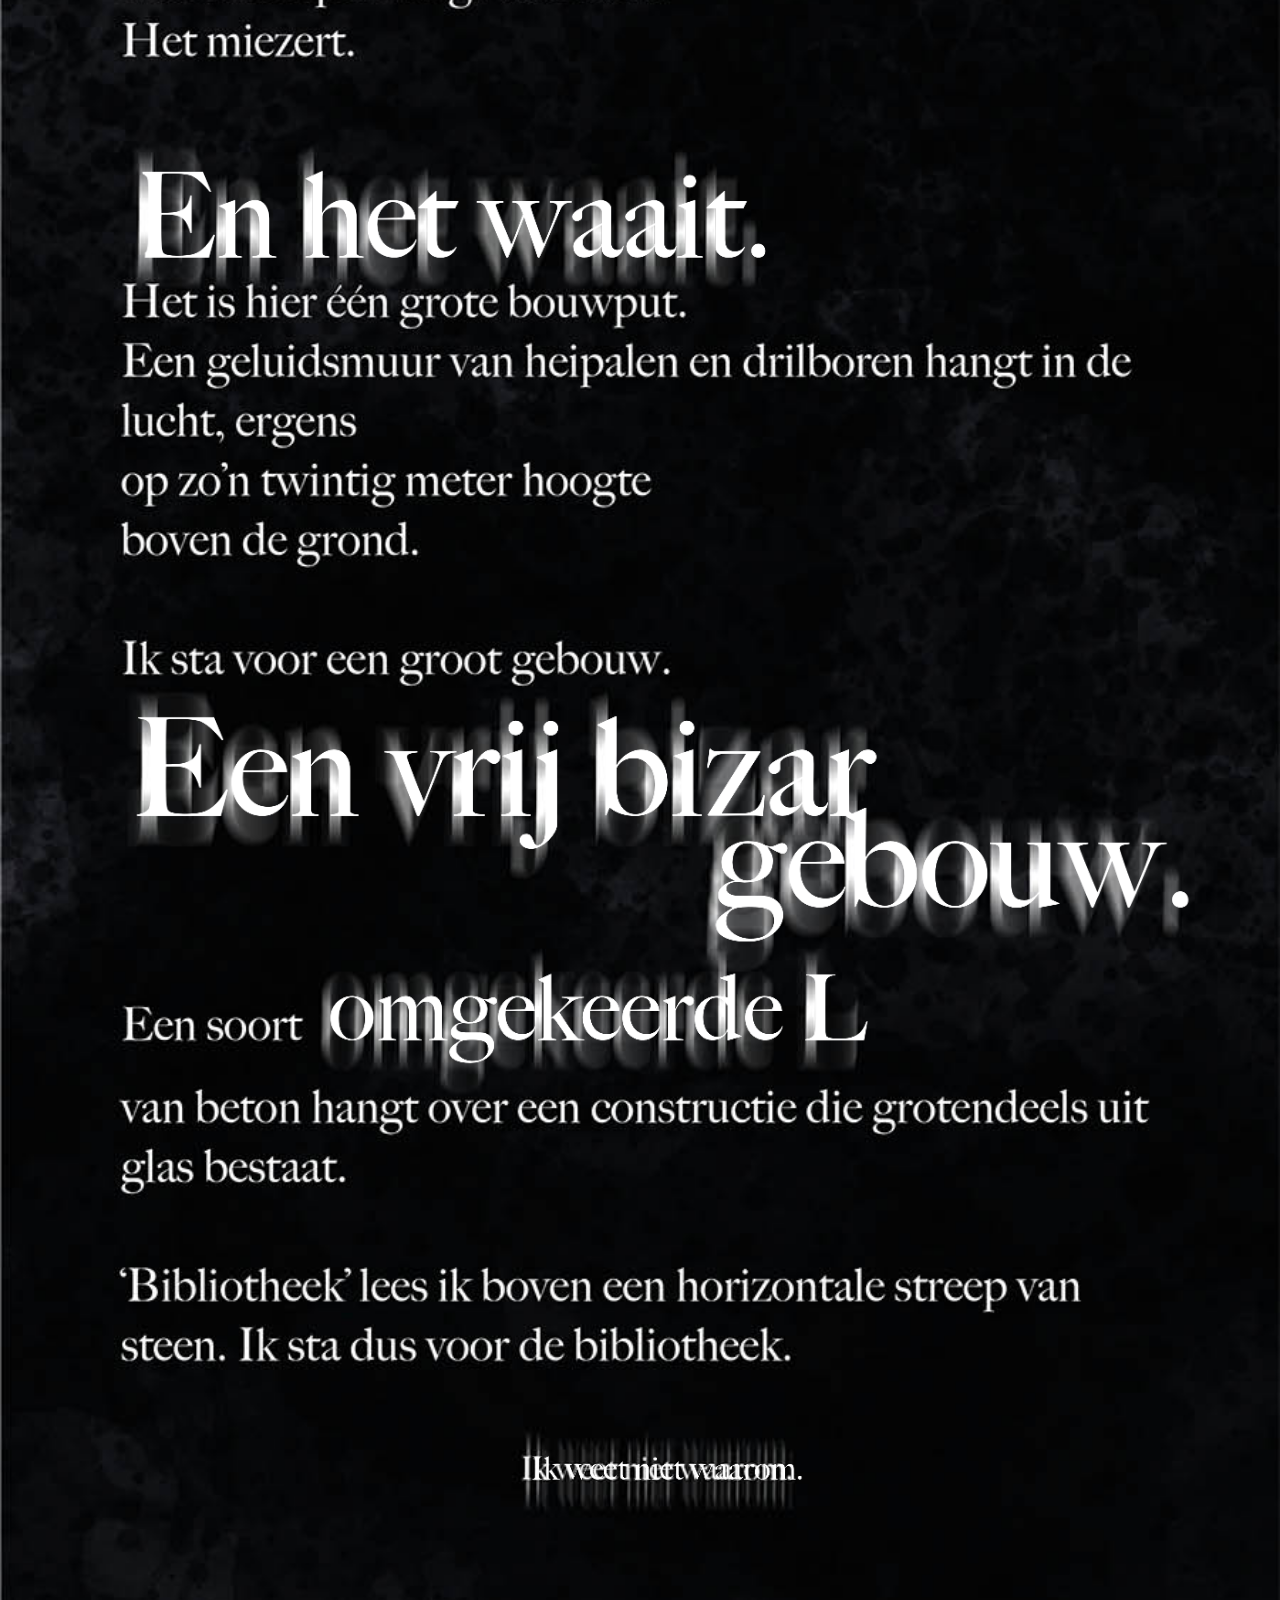
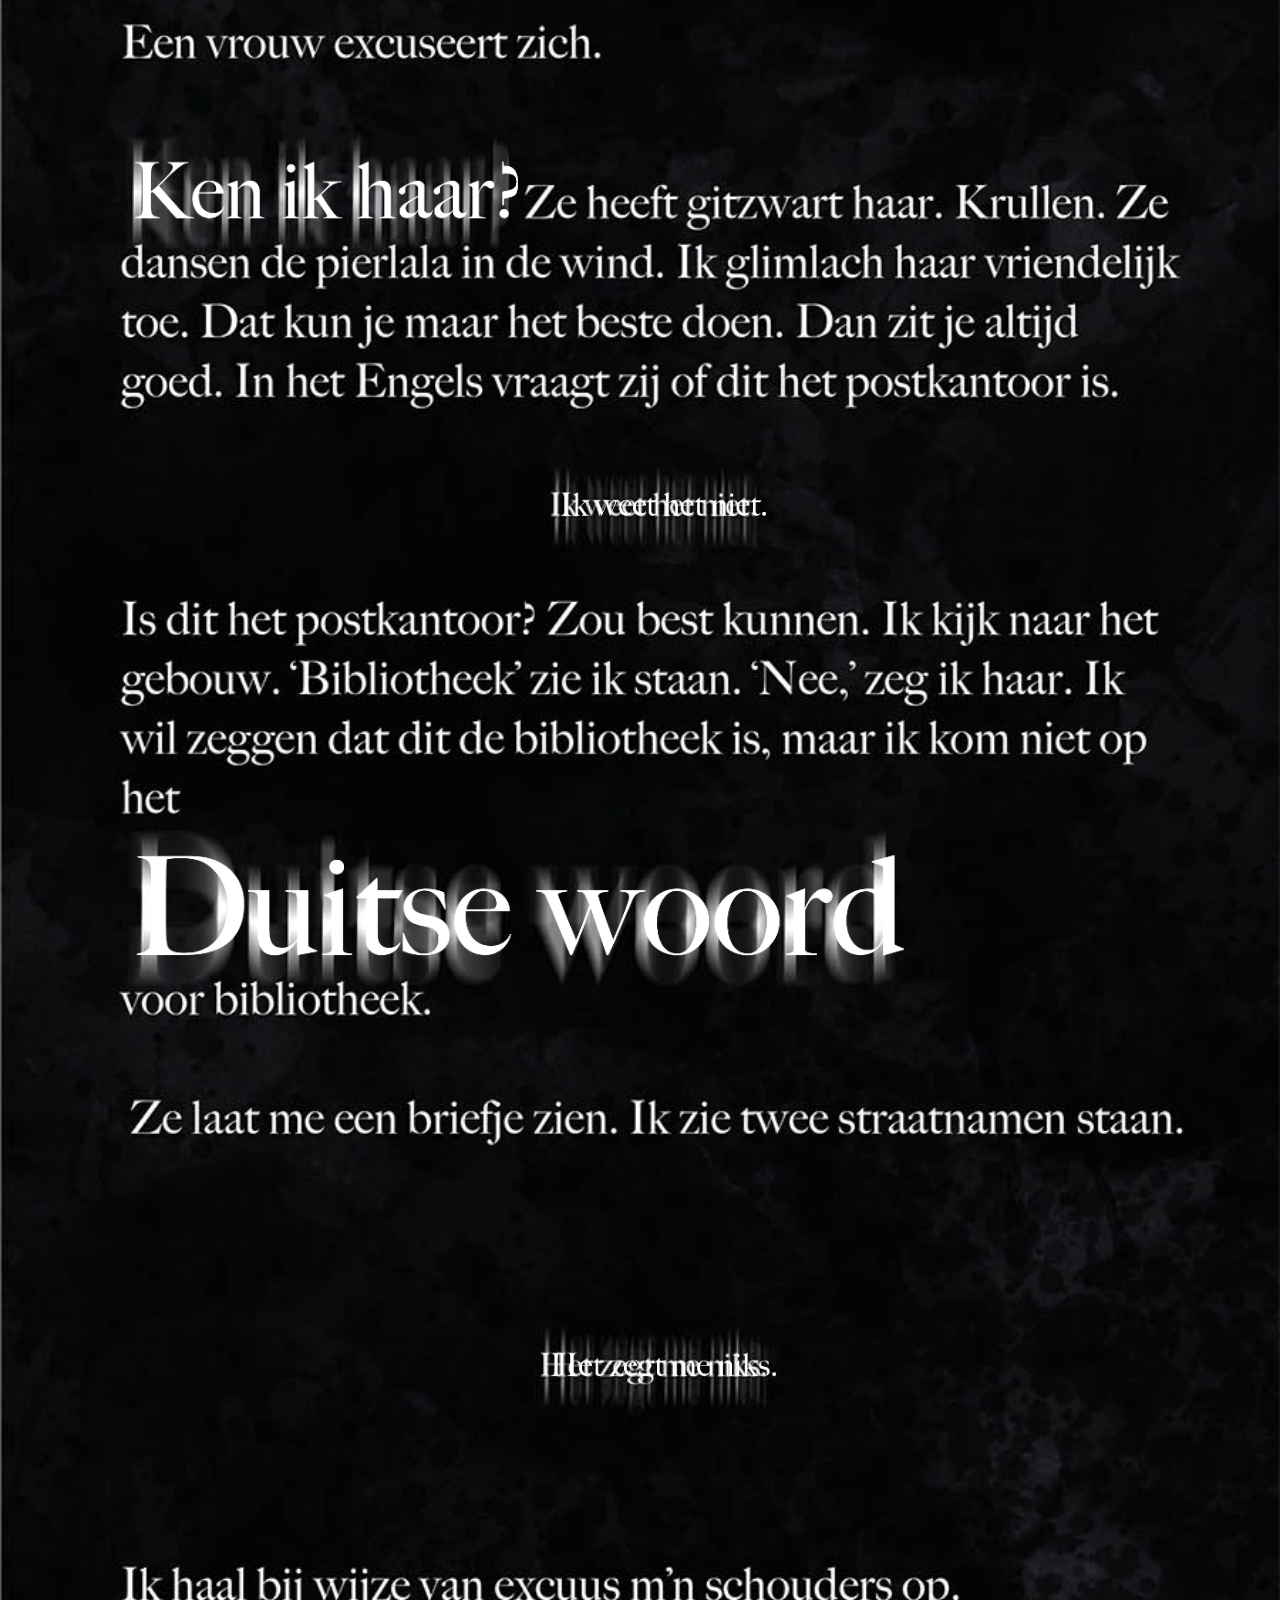
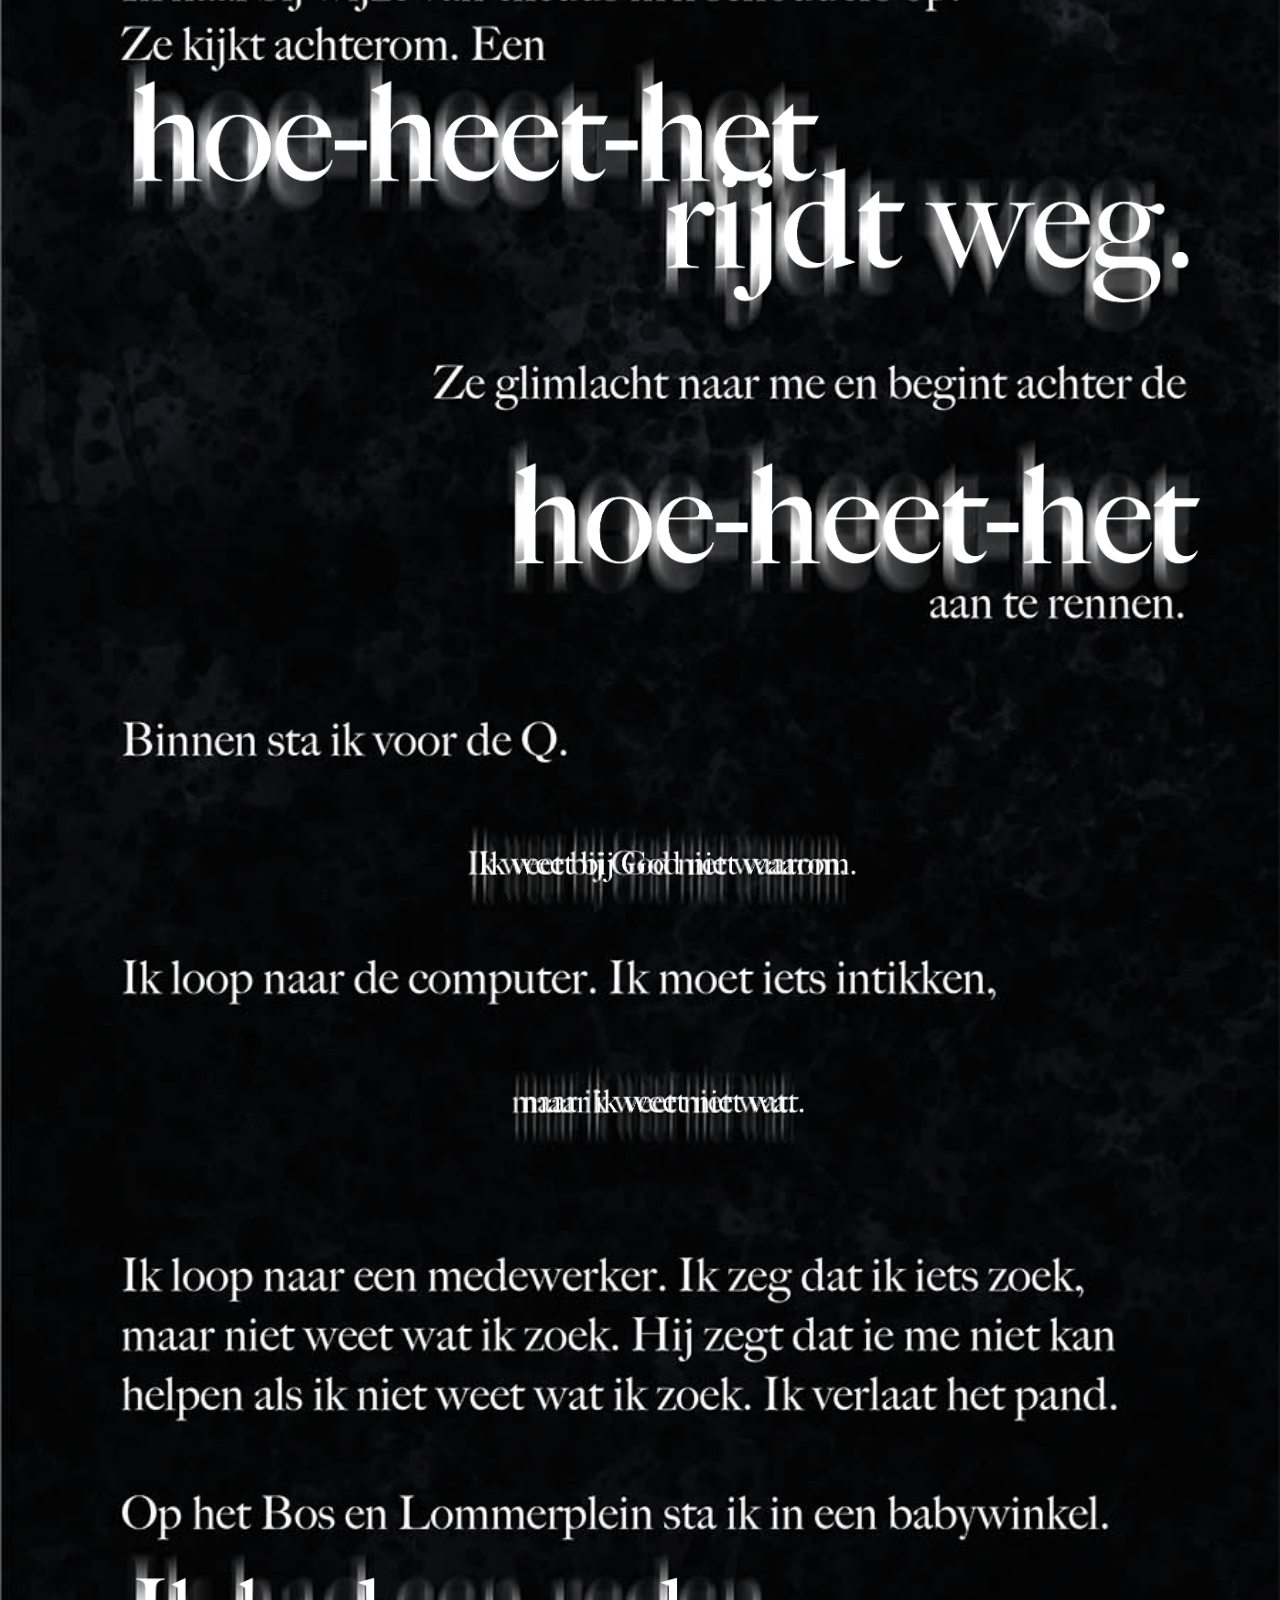
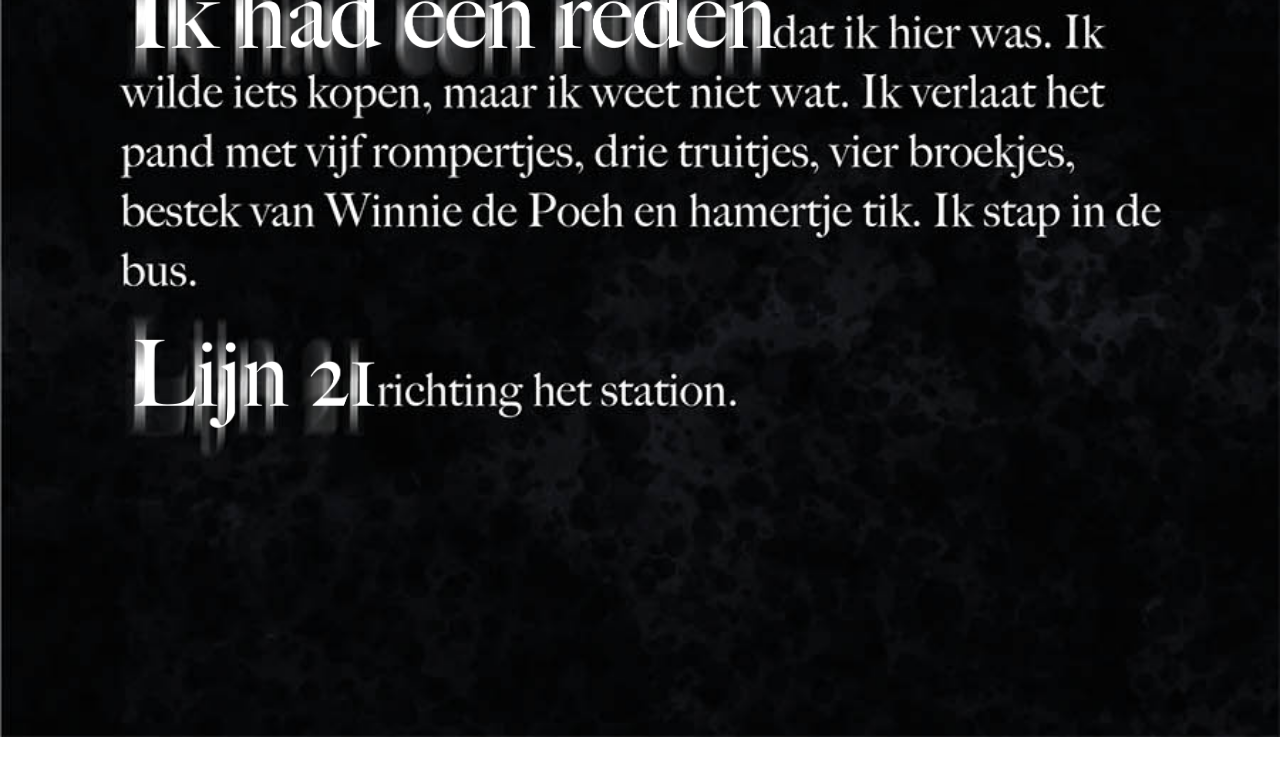
<file: verhaal.html>
<!DOCTYPE html>
<html lang="en">

<head>
    <meta charset="UTF-8">
    <title>Transavia</title>
    <link rel="stylesheet" href="styles.css">
</head>

<body id="verhaal">
    <header>
        <a href="index2.0.html"><img id="logo" src="img/logo.jpg" alt="logo transavia"></a>

        <nav>
            <ul>
                <li> <a href="index2.0.html">Verhalen</a> </li>
                <li> <a href="#">Contact</a> </li>
                <li> <a href="Downloaden.html"><img src="img/ticketaan.png" alt=".."></a></li>
            </ul>
        </nav>
    </header>
    <img id="verhaal" src="img/verhaalvol.jpg" alt="">
    <img id="leeg" src="img/Verhaalleeg.png" alt="">

    <img id="verhaal1" src="img/tabletachtergrond.jpg" alt="">
    <img id="leeg1" src="img/nietbewogentablet.png" alt="">

    <script src="jsverhaal.js" type="text/javascript"></script>
</body>

</html>
</file>
<file: styles.css>
* {
    box-sizing: border-box;
}

body {
    margin: 0;
}

/*  ------------------- header -------------------- */

header {

    display: flex;
    flex-wrap: wrap;
    justify-content: center;
}

header img#wit {
    visibility: none;
    display: none;
}

header img#logo {
    width: 14em;
    height: auto;
    margin-top: 0.5em;
    margin-bottom: 0.5em;
}


/* ---------- responsive --------- */

@media(min-width: 550px) {
    header img#logo {
        margin-left: 0%;
        margin-right: 0%;
        z-index: 4;
        max-height: 4em;
        left: 0;
        position: absolute;
    }
}


@media(min-width: 850px) {
    header img#wit {
        visibility: visible;
        display: flex;
        width: 7em;
        height: 7em;
        z-index: 1;
        margin-top: 17em;
        opacity: 0.6;
    }
}

@media(min-width: 1050px) {
    header img#wit {
        visibility: visible;
        display: flex;
        width: 7em;
        height: 7em;
        z-index: 1;
        margin-top: 24em;
        opacity: 0.6;
    }
}

/* -------------------- navigatie -------------------- */

nav {
    width: 100%;
    position: fixed;
    left: 0;
    bottom: 0;
    background: white;
    height: 4em;
    box-shadow: -1px -2px 3px #E6E6E6;
    z-index: 11;
}

header nav ul {
    display: flex;
    justify-content: flex-end;
    list-style: none;
    margin: 0;
    margin-left: 5em;
    margin-right: 1em;
}

nav ul li img {
    max-width: 2em;
    margin-top: -0.3em;
    opacity: 0.3;
}

nav ul li a {
    font-family: sans-serif;
    font-weight: bold;
    font-size: 1.3em;
    color: #00d66c;
    float: left;
    margin: 1em;
}

nav ul li img:hover {
    opacity: 0.1;
}

nav ul li a:hover {
    color: #1b1497;
}

/* ---------- responsive --------- */

@media(min-width:500px) {
    header nav ul {
        display: flex;
        justify-content: flex-end;
        margin-right: 1em;
    }
}

@media(min-width: 550px) {
    nav {
        top: 0;
        height: 4em;
        z-index: 3;
        position: absolute;
        justify-content: flex-end;
        right: 0;
        margin-left: 0;
        margin-right: -10em;
    }
    nav ul li a {
        margin: 0.8em;
        margin-top: 1em;
    }
}

@media(min-width:650px) {
    header nav ul {
        margin-right: 2em;
    }
    nav ul li a {
        margin: 1.5em;
        margin-top: 1em;
    }
}

/* -------------------- Bundels voor op reis -------------------- */

header > section {
    background-image: url(img/boekmobiel.png);
    background-size: 100% 100%;
    z-index: 0;
    position: relative;
}

fieldset {
    width: 20em;
    border: 0;
}

form {
    background-color: white;
    border-radius: 0em 0em 1.7em 1.7em;
    display: flex;
    flex-wrap: wrap;
    justify-content: center;
    margin: 0;
    padding: 0;
    height: 9em;
    z-index: 2;
    position: relative;
    background: rgba(255, 255, 255, 0.8);

}

form input:invalid {
    border-color: red;
}

form input:valid {
    border-color: forestgreen;
}

form::after {
    content: "";
    width: 100%;
    height: 1.8em;
    position: absolute;
    bottom: 0;
    background-color: #00d66c;
    z-index: 2;
    border-radius: 0em 0em 1.25em 1.25em;
}

form input#verstuur {
    width: 7em;
    height: 2.2em;
    border-radius: 1.25em;
    margin-left: auto;
    margin-right: auto;

    font-family: sans-serif;
    font-weight: bold;
    font-size: 100%;
    color: white;
    background-color: #ff3268;
    z-index: 3;
    line-height: 2.2em;
    position: relative;
    box-shadow: 2px 2px 0px #CD2A55;
    border: none;
}

form input#verstuur:hover {
    font-size: 105%;
    transition: 0.4s;
    opacity: 0.9
}

div#vlucht {
    width: 20em;
    position: relative;
    z-index: 2;
    margin-left: auto;
    margin-right: auto;

}

h1 {

    font-family: sans-serif;
    color: white;
    text-align: center;
    font-size: 1.5em;
    height: 2em;

    max-width: 40em;
    padding-top: 0.5em;
    padding-bottom: 0.5em;
    background-color: #00d66c;
    margin: 0;
    margin-top: 2.3em;
    border-radius: 1.25em 1.25em 0em 0em;
}

label {

    display: flex;
    flex-wrap: wrap;
    justify-content: center;
    font-family: sans-serif;
    font-weight: bold;
    font-size: 90%;
    color: #00d66c;
    text-align: center;
    margin-top: 0.5em;
}

label:after {
    background-color: red;
}

input {
    display: flex;
    flex-wrap: wrap;
    justify-content: center;
    width: 70%;
    height: 30%;
    border-radius: 1.25em;
    margin-left: auto;
    margin-right: auto;
    margin-top: 1em;
    font-size: 80%;
    text-align: center;
    color: black;
}

a {
    color: white;
    text-decoration: none;
}

/* ---------- responsive --------- */

@media(min-width: 550px) {

    form::after {
        height: 2.2em;
    }
    header > section {
        margin-top: 4em;
    }
}

@media(min-width: 650px) {
    div#vlucht {
        margin-top: 9em;
        width: 20em;
    }
    h1 {
        width: 13.35em;
    }
}

@media(min-width: 800px) {
    form a {
        margin-top: 2em;
    }
}

@media(min-width: 850px) {
    div#vlucht {
        margin-top: 12.1em;
        width: 20em;

    }
    h1 {
        width: 15.02em;
    }
    label {
        font-size: 110%;
        margin-top: -0.5em;
        margin-bottom: 1em;
    }
    input {
        width: 17em;
        height: 3.3em;
        margin-top: 1.8em;
    }
    input::placeholder {
        font-size: 1.3em;
    }
    form input#verstuur {
        margin-top: 1.4em;
        width: 6em;
        height: 2.2em;
        font-size: 110%;
    }
    form {
        height: 12em;
        width: 22.5em;
    }
    fieldset {
        margin-top: 1.5em;
    }
}

@media(min-width: 1050px) {
    div#vlucht {
        margin-top: 17em;
        width: 20em;
    }
}

/* -------------------- Meest bekeken -------------------- */

h2 {
    max-width: 100%;
    font-family: sans-serif;
    font-weight: bold;
    font-size: 150%;
    color: #ff3268;
    text-align: center;
    margin-bottom: 0.8em;
    margin-top: 0.8em;
}

div.gallerij {
    display: flex;
    overflow-y: scroll;
    margin-left: 0.5em;
}

h3 {
    font-family: sans-serif;
    color: white;
    font-size: 100%;
    text-align: center;
    margin-bottom: 0.5em;
    margin-top: 0.5em;
    z-index: 1;
}

article img {
    width: 12em;
    margin-left: 0.2em;
    margin-right: 0.2em;
    border-radius: 0.5em;
    border-radius: 0em 0em 0.5em 0.5em;
}

section.bekeken article {
    background-color: #ff3268;
    border-radius: 0.5em;
    margin: 0.3em;
    margin-bottom: 1em;
}

article img:hover {
    opacity: 0.6;
}

/* ---------- responsive --------- */

@media(min-width: 550px) {
    h3 {
        font-size: 110%;
        margin-top: 0.5em;
        margin-bottom: 0.5em;
    }
    div.gallerij {
        margin-left: 1.2em;
        margin-right: 1.2em;
    }
    article img {
        width: 10em;
    }
}

@media(min-width: 650px) {
    h2,
    h3 {
        font-size: 155%;
    }
    div.gallerij {
        margin-left: 2em;
        margin-right: 2em;
    }
    article img {
        width: 12em;
    }
}

@media(min-width: 800px) {
    div.gallerij {
        margin-left: 4em;
        margin-right: 4em;
    }
}

@media(min-width: 850px) {
    h2 {
        margin-top: 1em;
        font-size: 180%;
    }
    h3 {
        font-size: 100%;
    }
    article img {
        width: 15em;
    }
}

@media(min-width: 1050px) {
    h2 {
        margin-top: 1em;
        font-size: 220%;
    }
    h3 {
        font-size: 100%;
    }
    article img {
        width: 19em;
    }
}

section.categorie div button:hover {
    background-color: #00D66C
}

/*-------------------- Categorien -------------------- */

section.categorie button.knop {
    max-width: 100%;
    width: 100%;
    height: 2em;
    background-color: #F3E5D8;
    margin-top: 1.5%;

    font-family: sans-serif;
    font-weight: bold;
    font-size: 2em;
    color: #1b1497;
    border: none;
    margin-bottom: 1.5em;
}

h4 {
    visibility: none;
    display: none;
}

section.categorie button.knop:hover {
    color: white;
    background-color: #00d66c;
}

section.categorie ul {
    visibility: hidden;
    display: none;
}

section.categorie button {
    display: hidden;
}

/* ---------- responsive --------- */

@media(min-width: 550px) {
    section.categorie button.knop {
        visibility: none;
        display: none;
    }
    h4 {
        font-family: sans-serif;
        color: #1b1497;
        font-size: 180%;
        text-align: center;
        background-color: #F3E5D8;
        display: block;
        padding-bottom: 0.5em;
        padding-top: 0.5em;
        margin: 0;
        margin-top: 0.5em;
    }
    section.categorie ul {
        list-style: none;
        max-width: 100%;
        visibility: visible;
        display: flex;
        flex-wrap: wrap;
        justify-content: flex-start;
        padding-top: 1.5em;
        margin: 0;

    }
    section.categorie ul li img {
        width: 12em;
        margin: 0.5em;
        max-width: 100%;
        visibility: visible;
    }
    section.categorie div {
        display: flex;
        flex-wrap: wrap;
        justify-content: center;
        margin-top: 1em;
    }
    section.categorie div button {
        width: 7em;
        height: 2.2em;
        border-radius: 1.25em;
        font-family: sans-serif;
        font-weight: bold;
        font-size: 90%;
        color: white;
        background-color: #ff3268;
        line-height: 2.2em;
        box-shadow: 2px 2px 0px #CD2A55;
        border: none;
        margin-left: 1.2em;
        margin-right: 1.2em;
    }
    section.categorie {
        background-color: #F3E5D8
    }
}

@media(min-width: 850px) {
    section.categorie ul li img {
        width: 17em;
        margin: 1.5em;
    }
    h4 {
        font-size: 250%;
    }
}

/* -------------------- ingelogd pagina -------------------- */

header > section {
    width: 100%;
    height: 19em;
    background: url("img/boek.jpg");
    background-size: cover;
    position: relative
}

body#results h1 {
    padding: 0.5em;
    border-radius: 0;
    background-color: transparent;
    color: #00d66c;
    margin-left: auto;
    margin-right: auto;
}

div.resultaten ul {
    display: flex;
    overflow-y: scroll;
    width: 100vw;
    margin-top: 0;
}

div.resultaten li img {
    width: 9em;
    height: 9em;
    margin-left: 0.4em;
    margin-right: 0.4em;
}

body#results nav ul li img {
    opacity: 1;
}

body#results section.keuzes {
    background: rgba(255, 255, 255, 0.6);
    margin-top: 3em;
    height: 13.5em;
    margin-bottom: 0;
    width: 100%;
}

body#results div.resultaten {
    margin-top: 0;
    z-index: 3;
    position: absolute;
}

div.resultaten ul {
    margin-top: 0.4em;
    list-style: none;
    padding-left: 0.9em;
}

body#results section.bekeken {
    margin-top: 0em;
}

body#results h2 {
    margin-top: 0.8em;
    margin-bottom: 0.8em;
}

div a#aangeklikt {
    background-color: #ff3268;
    width: 7em;
    height: 2.2em;
    border-radius: 1.25em;
    font-family: sans-serif;
    font-weight: bold;
    font-size: 90%;
    color: white;
    text-align: center;
    line-height: 2.2em;
    box-shadow: 2px 2px 0px #CD2A55;
    border: none;
    margin-left: 1.2em;
    margin-right: 1.2em;
}

a#aangeklikt:hover {
    background-color: #00d66c;
    font-size: 100%;
}

div a#aanklikken {
    background-color: #00d66c;
    width: 7em;
    height: 2.2em;
    border-radius: 1.25em;
    font-family: sans-serif;
    font-weight: bold;
    font-size: 90%;
    color: white;
    text-align: center;
    line-height: 2.2em;
    box-shadow: 2px 2px 0px #CD2A55;
    border: none;
    margin-left: 1.2em;
    margin-right: 1.2em;
}

body#results button.knop {
    margin-bottom: 1.1em;
    margin-top: 0.5em;
}

/* ---------- responsive --------- */

@media(min-width: 550px) {
    body#results h1 {
        margin-left: auto;
        margin-right: auto;
        margin-bottom: -0.8em;
        width: 15em;
    }
    body#results section.keuzes {
        height: 15em;
        margin-top: 0;
    }
    body#results h1 {
        margin-top: 1em;
        padding-top: 1em;
        margin-bottom: 0.75em;
    }
}

@media(min-width: 650px) {
    body#results div.resultaten li img {
        width: 11.5em;
        height: 11.5em;

        margin-left: 0.6em;
        margin-right: 0.6em;
    }
    body#results h1 {
        margin-left: auto;
        margin-right: auto;
        font-size: 1.8em;
        padding-top: 0.8em;
        margin-top: 3em;
        margin-bottom: 0.5em;
    }
    body#results section.keuzes {
        height: 18em;
    }
    header > section {
        height: 30em;
    }
}

@media(min-width: 850px) {
    body#results div.resultaten li img {
        width: 14em;
        height: 14em;
        margin-top: 1em;
        margin-left: 0.6em;
        margin-right: 0.6em;
    }
    body#results h1 {
        padding-top: 0.8em;
        font-size: 1.8em;
        margin-bottom: 0;

    }
    body#results section.keuzes {
        height: 21em;
        margin-top: 9em;
    }
    header > section {
        width: 100%;
        height: 38em;
    }
}

@media(min-width: 1050px) {
    body#results div.resultaten li img {
        width: 16em;
        height: 16em;
        margin-left: 0.7em;
        margin-right: 0.7em;
        margin-top: 2em;
    }
    body#results h1 {

        font-size: 2.1em;
    }
    body#results section.keuzes {
        height: 25em;
        margin-top: 13em;
    }
    header > section {
        width: 100%;
        height: 45em;
    }
}

/* -------------------- download pagina --------------------*/

body#downloaden li img {
    opacity: 1;
}

body#downloaden h1 {
    font-family: sans-serif;
    background-color: #F3E5D8;
    color: #1b1497;
    margin-top: 0.5em;
    font-size: 140%;
    margin-left: auto;
    margin-right: auto;
    width: 100%;
}

section.vullen {
    background-color: #F3E5D8;
    padding-bottom: 3em;
    padding-top: 2em;
    width: 100%;
    height: auto;
}

section.vullen div#balk {
    background-color: white;
    width: 20em;
    height: 2.3em;
    margin: 1em;
    background-color: white;
    border-radius: 1.25em;
    margin-right: auto;
    margin-left: auto;
}

section.vullen p {
    font-family: sans-serif;
    font-weight: bold;
    color: #00d66c;
    padding-top: 0.6em;
    padding-left: 1em;
    background-color: white;
    border-radius: 1.25em;
}

section#bundel h2 {
    font-family: sans-serif;
    font-size: 1.8em;
    color: #00d66c;
    margin-top: 1em;
    margin-bottom: -1em;
}

section#bundel a {
    font-size: 10em;
    margin: 0;
    margin-top: -0.4em;
    margin-bottom: -0.1em;
    font-family: verdana, sans-serif;
    color: #91A3B7;
}

section#bundel {
    margin-left: 2em;
}

section#losse h2 {
    color: #ff3268;
    font-size: 1.8em;
    font-family: sans-serif;
    margin-top: 1em;
    margin-bottom: -1em;
}

body#downloaden img#verborgen {
    display: none;
}

section#losse a {
    font-size: 10em;
    font-family: verdana, sans-serif;
    color: #91A3B7;
    margin-bottom: 0.5em;
}

section#losse {
    margin-left: 1em;
    margin-bottom: 3.5em;
}

body#downloaden section a:hover {
    opacity: 0.6;
    transition: 0.3s;
}

/* ---------- responsive --------- */

@media(min-width: 550px) {
    body#downloaden h1 {
        font-size: 145%
    }
    section.vullen {
        width: 100%;
        padding-bottom: 2em;
        margin-top: 4em;
    }
    section.vullen div#balk {
        width: 22em;
        height: 2em;
    }
}

@media(min-width: 650px) {
    body#downloaden h1 {
        font-size: 155%;
        margin-top: 1em;
    }
    section.vullen {
        width: 100%;
        padding-bottom: 4em;
        margin-top: 4em;
    }
    section.vullen div#balk {
        width: 24em;
        height: 2.4em;
    }
    section.vullen p {
        width: 24em;
        height: 2.4em;
    }
    section#bundel h2 {
        font-size: 2em;
    }
    section#bundel a {
        font-size: 11em;
    }
    section#losse h2 {
        font-size: 2em;
        margin-top: 1em;
    }
    section#bundel {
        margin-left: 5em;
    }
    section#losse a {
        font-size: 11em;
    }
    section#losse {
        margin-left: 5em;
    }
}

@media(min-width: 850px) {
    body#downloaden h1 {
        font-size: 170%;
        margin-top: 2em;
    }
    section.vullen {
        padding-bottom: 7em;
        margin-top: 4em;
    }
    section.vullen div#balk {
        width: 30em;
        height: 2.8em;
    }
    section.vullen p {
        width: 30em;
        height: 2.8em;
    }
    section#bundel h2 {
        font-size: 2.4em;
    }
    section#bundel a {
        font-size: 12em;
    }
    section#bundel {
        margin-left: 9em;
    }
    section#losse h2 {
        font-size: 2.4em;
    }
    section#losse a {
        font-size: 12em;
    }
    section#losse {
        margin-left: 9em;
    }
}

@media(min-width: 1050px) {
    body#downloaden h1 {
        font-size: 200%;
        margin-top: 3em;
    }
    section.vullen {
        padding-bottom: 10em;
        margin-top: 4em;
    }
    section.vullen div#balk {
        width: 35em;
        height: 3em;
    }
    section.vullen p {
        width: 35em;
        height: 3em;
        padding-top: 1em;
    }
    section#bundel h2 {
        font-size: 3em;
    }
    section#bundel a {
        font-size: 14em;
    }
    section#bundel {
        margin-left: 12em;
    }
    section#losse h2 {
        font-size: 3em;
    }
    body#downloaden section.vullen {
        display: none;
    }
    body#downloaden section#bundel {
        display: none;
    }
    body#downloaden section.vullen {
        display: none;
    }
    body#downloaden img#verborgen {
        display: flex;
        width: 100%;
        height: auto;
        margin-top: 4.5em;
    }
    body#downloaden section#losse {
        display: none;
    }
    section#losse a {
        font-size: 14em;
    }
    section#losse {
        margin-left: 12em;
    }
}

/* -------------- bundels uitkiezen/samenstellen ------------ */

body#samenstellen section {
    display: flex;
    flex-wrap: wrap;
    flex-direction: column;
    justify-content: center;
    align-items: center;
    background-color: #F3E5D8;
    padding-bottom: 1.5em;
}

body#samenstellen section a {
    width: 7em;
    height: 2em;
    text-align: center;
    border-radius: 1.25em;
    padding-top: 0.5em;
    font-family: sans-serif;
    font-weight: bold;
    font-size: 100%;
    color: white;
    border: none;
    background-color: #ff3268;
    position: relative;
    box-shadow: 2px 2px 0px #CD2A55;
}

body#samenstellen h1 {
    font-family: sans-serif;
    background-color: #F3E5D8;
    color: #2800A0;
    margin-top: 0.5em;
    font-size: 150%;
    z-index: 1;
}

body#samenstellen section p {
    font-family: verdana;
    background-color: #2800A0;
    font-size: 1.4em;
    color: white;
    border-radius: 50%;
    width: 1.3em;
    padding-left: 0.3em;
    z-index: 3;
    position: absolute;
    margin-left: 2.8em;
    margin-top: 1.4em;
    font-weight: 600
}

body#samenstellen ul.album {
    display: flex;
    flex-wrap: wrap;
    justify-content: flex-start;
    padding: 0.5em;
}

body#samenstellen li {
    display: flex;
    flex-wrap: wrap;
    flex-direction: row;
    justify-content: flex-start;
    width: 11em;
    position: relative;
    margin-bottom: 1em;
    margin: 0.5em;
}

body#samenstellen .album li:after {
    content: " ";
    height: 100%;
    width: 100%;
    background: #00d66c;
    z-index: 1;
    position: absolute;
    left: .5em;
    top: .5em;
    border: 1px solid grey;
}

/*
body#samenstellen .album li:nth-of-type(3n+0) {
    background: #2800A0;
}
*/

body#samenstellen ul.album li button {
    background: lime;
    font-size: 2em;
    width: 5.5em;
    height: 5.5em;
    font-weight: 600;
    text-align: left;
    color: #fff;
    background-color: #00d66c;
    position: relative;
    z-index: 10;
    border: solid 1px grey;

}

/*
body#samenstellen ul.album li button:after {
    content: "1";
    text-align: left;
    font-weight: bold;
    font-size: 3em;
    position: absolute;
    z-index: 3;
    margin-top: -1.3em;
    margin-left: -0.7em;
    font-family: sans-serif;
    visibility: hidden;
}
*/

body#samenstellen ul.album li button:after {
    content: "1";
    text-align: left;
    font-weight: bold;
    font-size: 3em;
    position: absolute;
    z-index: 3;
    margin-top: -1.3em;
    margin-left: -0.7em;
    font-family: sans-serif;
    opacity: 0;
    transition: 4s;

}

body#samenstellen ul.album li button.addone:after {
    opacity: 1
}


body#samenstellen ul.album li:nth-child(odd) button {
    /background-color: red;
}


body#samenstellen ul.album li em {
    font-style: normal;
    font-size: 2.5em;
    font-weight: bold;
    display: block
}

body#samenstellen ul li img {
    opacity: 1;
}

/* ---------- responsive --------- */

@media(min-width: 550px) {
    body#samenstellen section {
        padding-top: 1em;
        margin-top: 3.5em;
    }
    body#samenstellen ul {
        padding-left: 3em;
        margin-left: auto;
        margin-right: auto;
    }
}

@media(min-width: 650px) {
    body#samenstellen section {
        padding-bottom: 1.5em;
    }
    body#samenstellen ul {
        padding-left: 5em;
    }
}

@media(min-width: 850px) {
    body#samenstellen section {
        padding-bottom: 2em;
    }
    body#samenstellen ul {
        padding-left: 7em;
    }
}

@media(min-width: 950px) {
    body#samenstellen ul {
        padding-left: 10em;
    }
}

@media(min-width: 1050px) {
    body#samenstellen section {
        padding-bottom: 2.5em;
    }
}

/* -------------------- download gelukt --------------------*/

body#gelukt section.vullen {
    display: flex;
    flex-wrap: wrap;
    flex-direction: column;
    justify-content: center;
    align-items: center;
}


body#gelukt h1 {
    font-family: sans-serif;
    background-color: #F3E5D8;
    color: #1b1497;
    margin-bottom: 1em;
    margin-top: 0.5em;
    padding: 0;
    font-size: 170%;
    border-radius: 0;
    padding-top: 0.5em;
}

div#container {
    width: 20em;
    height: 2.2em;
    background-color: white;
    border-radius: 1.25em;
}

div#inner {
    width: 0%;
    height: 2.2em;
    border-radius: 1.25em;
    background-color: #00d66c;
    text-align: center;
    line-height: 2em;
    color: white;
    font-family: sans-serif;
    font-weight: bold;
}

body#gelukt section.vullen img {
    width: 18em;
}

body#gelukt nav ul li img {
    opacity: 1;
}

section.keuzes a {
    font-size: 10em;
    line-height: 0.7em;
    font-family: verdana, sans-serif;
    color: #91A3B7;
    margin-left: 0;
    /*    border: solid 1px black*/
}

section.keuzes a:hover {
    opacity: 0.6;
    transition: 0.3s;
}

body#gelukt section.keuzes ul {
    text-decoration: none;
    margin-top: 1.5em;
}

section.keuzes {
    margin-bottom: 5em;
}

body#gelukt h2 {
    font-size: 2em;
    margin-left: auto;
    margin-right: auto;
    width: 100%;
    font-size: 170%;
    margin-top: 1em;
    margin-bottom: 0.5em;
}

body#gelukt h3 {
    margin-top: 1em;
    font-size: 2em;
    margin-left: 0em;
    padding-left: 0;
    font-size: 170%;
    color: #ff3268;
    margin-bottom: 0.5em;
}

/* ---------- responsive --------- */

@media(min-width: 550px) {
    body#gelukt h1 {
        font-size: 170%;
    }
}

@media(min-width: 650px) {
    div#container {
        width: 22em;
        height: 2.3em;
    }
    div#container {
        width: 24em;
        height: 2.4em;
    }
    div#inner {
        width: 22em;
        height: 2.3em;
        line-height: 2.5em;
    }
    div#inner {
        width: 24em;
        height: 2.4em;
        line-height: 2.6em;
    }
    body#gelukt h1 {
        font-size: 180%;
        margin-top: 1em;
    }
}

@media(min-width: 850px) {
    div#container {
        width: 28em;
        height: 2.6em;
    }
    div#inner {
        width: 28em;
        height: 2.6em;
    }
    body#gelukt h1 {
        font-size: 190%;
        margin-top: 1.5em;
    }
}

@media(min-width: 1050px) {
    div#container {
        width: 30em;
        height: 2.8em;
    }
    div#inner {
        width: 30em;
        height: 2.8em;
        line-height: 2.8em;
    }
    body#gelukt h1 {
        font-size: 220%;
        margin-top: 2em
    }
}

/* -------------------- verhaal --------------------*/

body#verhaal img#verhaal {
    width: 100%;
    height: auto;
    padding-bottom: 2.4em;
    z-index: -2;
    position: absolute;
}

body#verhaal img#leeg {
    width: 100%;
    height: auto;
    padding-bottom: 2.4em;
    z-index: -1;
    transition: 5s;
    position: absolute;
}

.opacity {
    opacity: 0;
}

body#verhaal img#leeg1 {
    display: none;
}

body#verhaal img#verhaal1 {
    display: none;
}

/* ---------- responsive --------- */

@media(min-width: 550px) {
    body#verhaal img#leeg {
        display: none;
    }
    body#verhaal img#verhaal {
        display: none;
    }
    body#verhaal img#leeg1 {
        display: flex;
        width: 100%;
        height: auto;
        padding-bottom: 2.4em;
        z-index: -1;
        transition: 2s;
        position: absolute;
        margin-top: 4em;
    }
    body#verhaal img#verhaal1 {
        display: flex;
        width: 100%;
        height: auto;
        padding-bottom: 2.4em;
        z-index: -2;
        position: absolute;
        margin-top: 4em;
    }
    .opacity1 {
        opacity: 0;
    }
}
</file>
